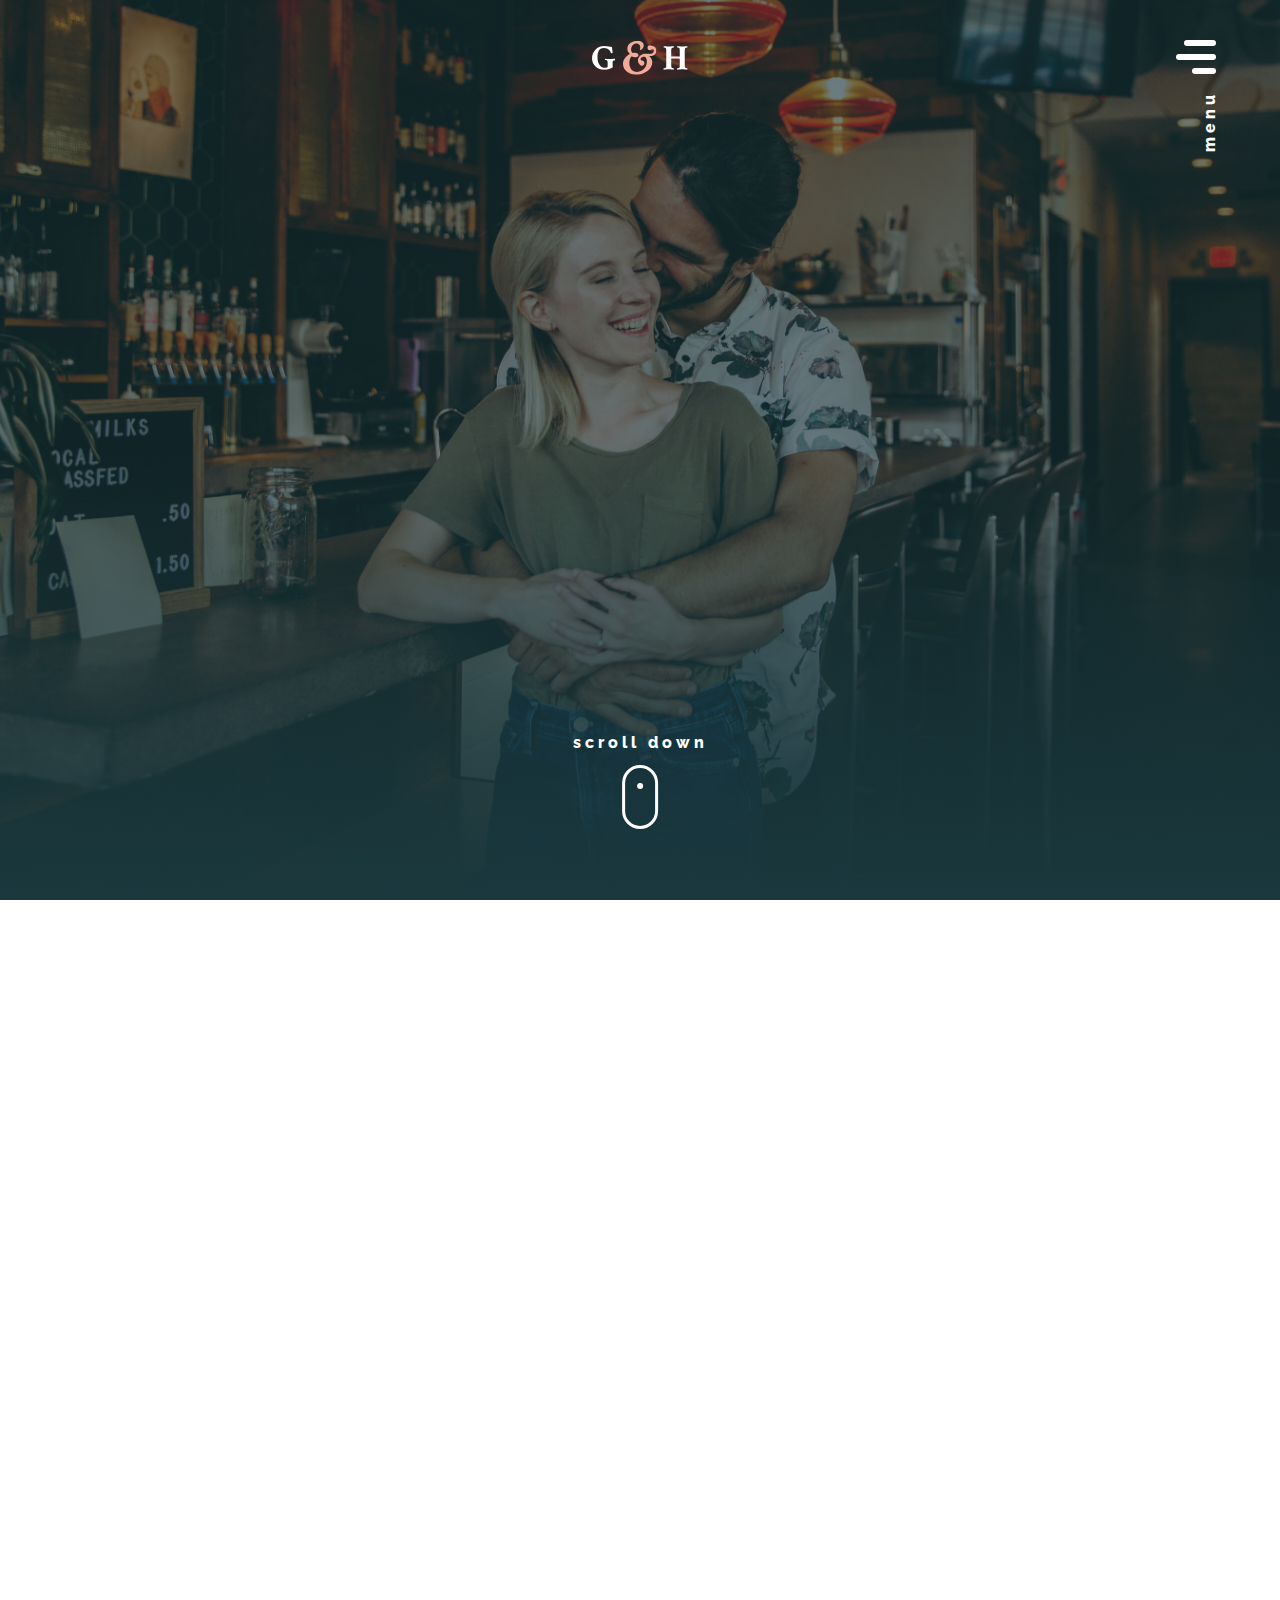
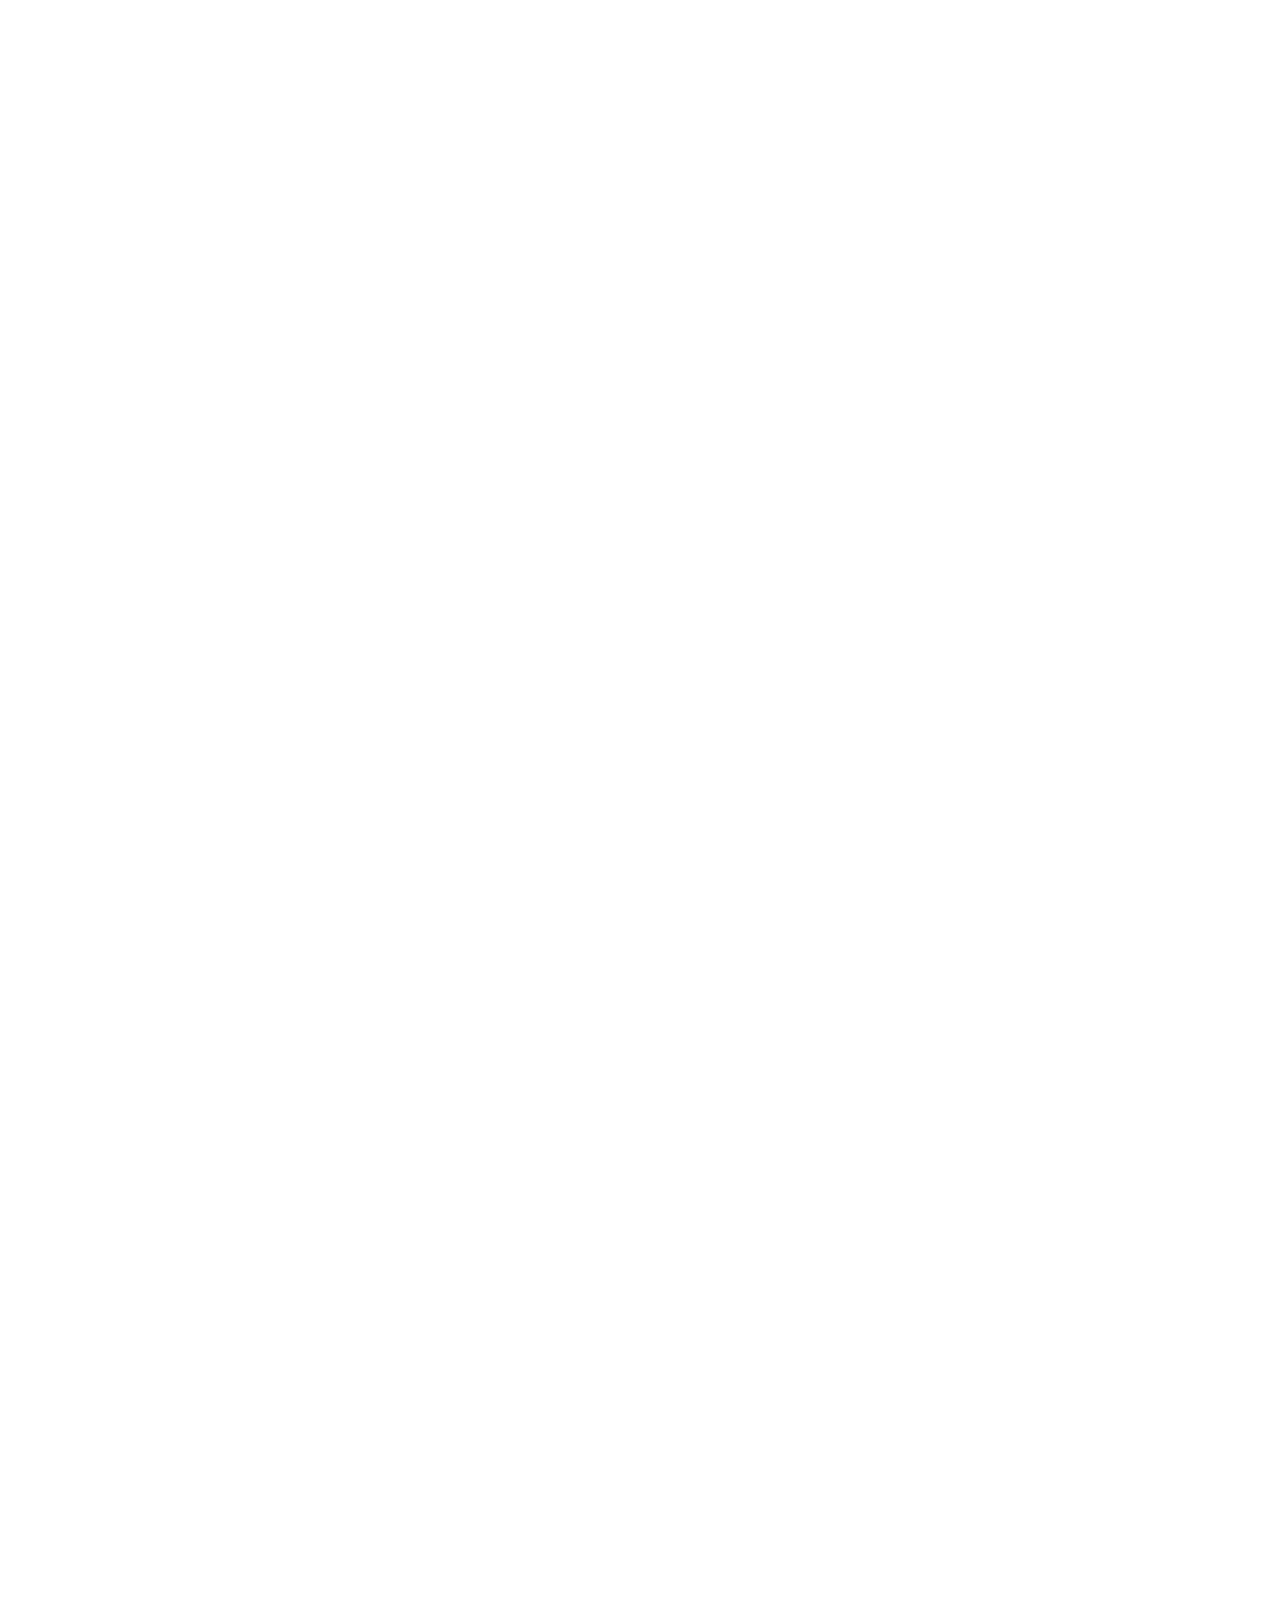
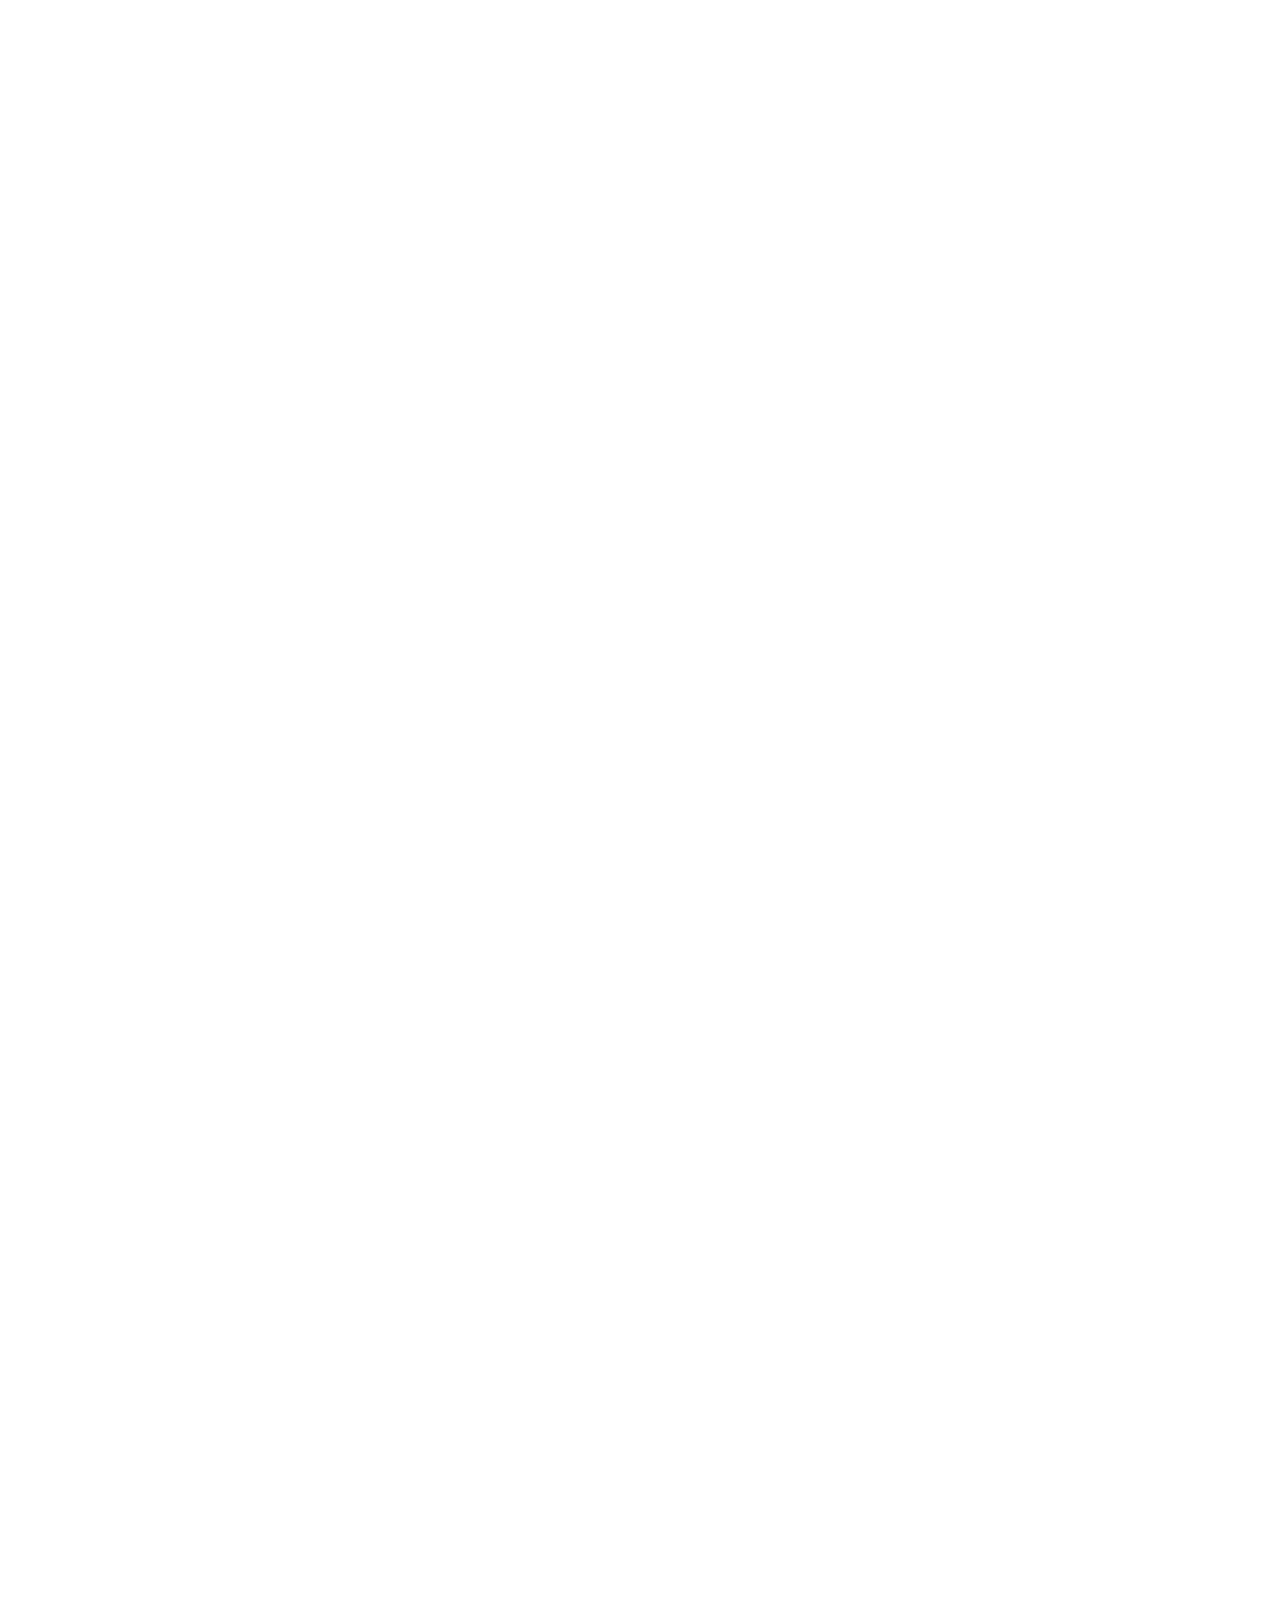
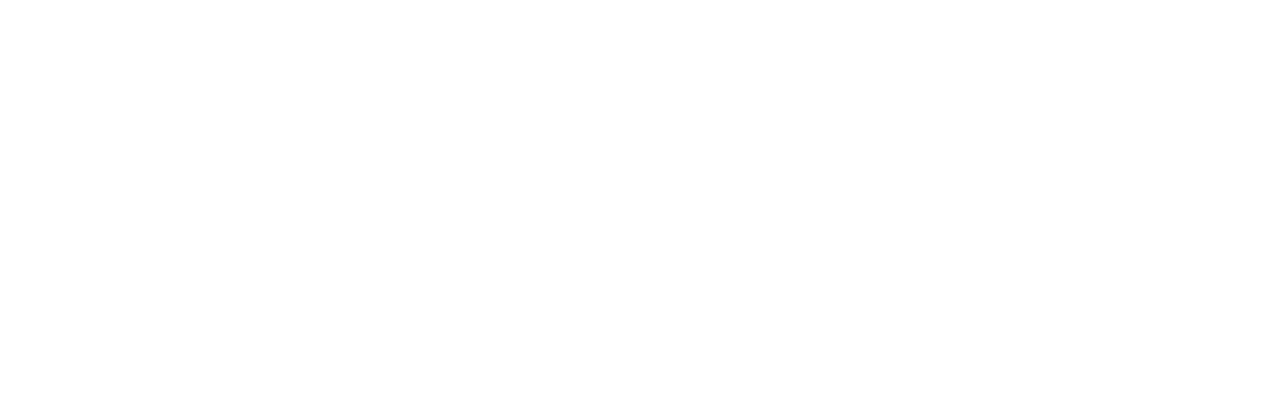
<file: index.html>
<!DOCTYPE html>
<html>
<head>
<title>Gabriel & Holyn</title>
<meta charset="UTF-8">
<meta name="viewport" content="width=device-width, initial-scale=1">
<link rel="stylesheet" href="css/style.css" type="text/css">
<link rel="stylesheet" href="css/bootstrap-grid.css" type="text/css">
<link rel="stylesheet" href="css/animation.css" type="text/css">
<link rel="stylesheet" href="css/responsive.css" type="text/css">
<link rel="icon" href="assets/favicon.png" type='image/x-icon'>
<link href="https://fonts.googleapis.com/css?family=Crimson+Text:700|Raleway:400,800&display=swap" rel="stylesheet">
</head>
<body>
<div>

  <!-- Menu Overlay -->

  <div id="myNav" class="overlay">
    <div class="nav-header padding-right padding-left">
      <a href="index.html"><img class="logo" src="assets/logo.svg"></a>
       <a href="javascript:void(0)" class="closebtn" onclick="closeNav()"><div class="hamburger-menu close-menu">
      <div class="hamburger">
          <div class="menu-close-line close-left"></div>
          <div class="menu-close-line close-right"></div>
        </div>
        <h3>close</h3>
      </div></a>
    </div>
    <div class="full-nav overlay-menu">
      <div class="nav h-center v-center-head nav-height">
        <ul class="space-between">
          <a href="gifts-and-more.html"><li class="nav-items main-nav">Gifts & More</li></a>
          <a href="photo-gallery.html"><li class="nav-items main-nav">Photo Gallery</li></a>
          <a href="venue-map.html"><li class="nav-items main-nav">Map of Venue</li></a>
          <li><h3 class="nav-item-sm main-nav"><a href="https://www.gofundme.com/gabe-and-holyn039s-honeymoon/donate?pc=wdmddonater" target="
            ">Go Fund Me</a></h3></li>
        </ul>
      </div>
    </div>
  </div>

  <!-- Header -->

  <div class="header padding-right padding-left">
    <a href="index.html"><img class="logo" src="assets/logo.svg"></a>
    <span onclick="openNav()"><div class="hamburger-menu open-menu">
      <div class="hamburger">
        <div class="menu-line menu-top"></div>
        <div class="menu-line menu-mid"></div>
        <div class="menu-line menu-bottom"></div>
      </div>
      <h3>menu</h3>
    </div></span>
  </div>

  <!-- RSVP Popup -->

  <div id="rsvp" class="">
    <div class="nav-header padding-right padding-left">
      <a href="index.html"><img class="logo" src="assets/logo.svg"></a>
       <a href="javascript:void(0)" class="closebtn" onclick="closeRsvp()"><div class="hamburger-menu close-menu">
      <div class="hamburger">
          <div class="menu-close-line close-left"></div>
          <div class="menu-close-line close-right"></div>
        </div>
        <h3>close</h3>
      </div></a>
    </div>
    <div class="container-fluid rsvp-overlay">
      <div class="v-center-head">
        <div class="row">
          <div class="col-lg-12 h-center">
              <script type="text/javascript" src="http://app.rsvpify.com/embed/500237144" scrolling="yes"></script><script type="text/javascript" src="http://app.rsvpify.com/js/iframeResizer.min.js"></script><script type="text/javascript">iFrameResize({autoResize: true,checkOrigin: false,heightCalculationMethod: 'max', enablePublicMethods: true}, "#RSVPifyIFrame");</script>
          </div>
        </div>
      </div>
    </div>
  </div>

  <!-- Content -->

  <div class="jumbotron-fluid hero-section home-hero">
    <div class="col-6 h-center v-center-head">
        <h1 class="white-text fade-in fade-in-first">Gabe & Holyn Are Tying The
Knot In <span id="minutes" class="seconds-countdown"></span> Minutes.</h1>
        <span onclick="openRsvp()"><button class="white-button margin-top fade-in-second fade-in" id="myBtn">RSVP</button></span>
    </div>
    <div class="scroll-down h-center"><a href="#how-met">
      <h3 class="white-text">scroll down</h3>
      <div class="mouse-outline"><div class="mouse-animate mouse-circle"></div></div></a>
    </div>
  </div>
  <div class="container-fluid">

  <!-- How Met -->

      <div class="row large-section blue-background padding-left padding-right" id="how-met">
        <div class="col-lg-5">
          <div class="v-center">
            <h2 class="white-text">how we met</h2>
            <h1 class="pink-text">Long Story Short—We Met In Middle School.</h1>
            <p class="white-text">It was truly love at first… no, sorry, after, definitely after first sight.  While we met in middle school, we didn’t become friends until after college.  We started leading worship nights together at our church, and started dating shortly after. </p>
          </div>
        </div>
        <div class="col-lg-1"></div>
        <div class="col-lg-6">
          <img class="img-right h-center" src="assets/flowers.jpg">
        </div>
      </div>

    <!-- When, Where -->

      <div class="row large-section green-background padding-left padding-right" id="when-where-wear">
        <div class="col-lg-3">
          <div class="v-center height-lg">
            <div class="row">
              <h2 class="dark-blue-text h-center">when, where & wear</h2>
              <h1 class="creme-text h-center">Black Tie Optional, Just Like Life.</h1>
            </div>
            <div class="row dark-blue-text">
              <div class="col-md-6 h-center">
                <img src="assets/tie.svg" class="icon">
                <h5>Dress is<br>semiformal</h5>
              </div>
              <div class="col-md-6 h-center">
                <img src="assets/shoe.svg" class="icon">
                <h5>Bring your<br>dancing shoes</h5>
              </div>
            </div>
          </div>
        </div>
        <div class="col-lg-6 padding-left padding-right">
          <div class="row v-center">
              <div class="col-lg-12">
                <img class="neidhammer" src="assets/neidhammer.jpg">
              </div>
          </div>
        </div>
        <div class="col-lg-3">
          <div class="v-center height-lg">
            <h3 class="dark-blue-text">date</h3>
            <h4 class="creme-text">September 6, 2019</h4>
            <h3 class="dark-blue-text">time</h3>
            <h4 class="creme-text">6:30 PM</h4>
            <h3 class="dark-blue-text">venue</h3>
            <h4 class="creme-text">Neidhammer</h4>
            <a href="venue-map.html"><button class="blue-button directions">Map of Venue</button></a>
          </div>
        </div>
      </div>

    <!-- GoFund Honeymoon -->

      <div class="large-section row" id="gofund">
        <div class="col-xl-4 padding-left padding-right">
          <div class="row v-center height-xl">
            <div class="col-lg-12">
              <h2 class="dark-blue-text">choose the road less traveled</h2>
              <h1 class="pink-text">Donate To Our Honeymoon.</h1>
            </div>
            <div class="col-lg-12 dark-blue-text">
              <div class="row v-center">
                <div class="col-xl-2">
                  <img src="assets/plane.svg" class="icon">
                </div>
                <div class="col-xl-10">
                  <h5 class="v-center">Desination: Nice, France</h5>
                </div>
              </div>
            </div>
            <div class="col-lg-12 dark-blue-text">
              <div class="row">
                <div class="col-xl-2">
                  <img src="assets/gift.svg" class="icon">
                </div>
                <div class="col-xl-10">
                  <h5 class="v-center">Donate as an alternative to<br>the registry</h5>
                </div>
              </div>
            </div>
            <div class="col-lg-12">
              <a href="https://www.gofundme.com/gabe-and-holyn039s-honeymoon/donate?pc=wdmddonater" target="
              "><button class="blue-button">GoFundMe</button></a>
            </div>
        </div>
      </div>
      <div class="col-xl-1"></div>
      <div class="col-xl-7">
        <img class="img-right" src="assets/nice-map.jpg">
      </div>
    </div>

  <!-- Registry -->

    <div class="row small-section gray-background" id="registry">
        <div class="col-md-6 h-center">
          <h2 class="dark-blue-text">where we’re registered</h2>
          <h1 class="green-text">We Appreciate Your Generosity.</h1>
          <p class="dark-blue-text">(But please, someone buy us the oven mitts)</p>
          <div class="registry-logos row">
            <div id="target-logo" class="col-lg-4">
              <div class="v-center">
                <a href="https://www.target.com/gift-registry/giftgiver?registryId=d9e3ba3964d44bc69160508b38cc2871&type=WEDDING" target="blank">
                  <img class="logo-item" src="assets/target-logo.svg">
                </a>
              </div>
            </div>
            <div id="crateAndBarrel-logo" class="col-lg-4">
              <div class="v-center">
                <a href="https://www.crateandbarrel.com/gift-registry/holyn-jacobson-and-gabe-lindman/r5987145" target="blank">
                  <img class="logo-item" src="assets/crate-and-barrel-logo.svg">
                </a>
              </div>
            </div>
            <div id="westElm-logo" class="col-lg-4">
              <div class="v-center">
                <a href="https://www.westelm.com/m/registry/s7gbg6x697/registry-list.html" target="blank">
                  <img class="logo-item" src="assets/west-elm-logo.svg">
                </a>
              </div>
            </div>
          </div>
        </div>
      </div>
    <div class="registry-img-section medium-section row">
      <div class="col-lg-12">
        <div class="h-center registry-img margin-left margin-right"></div>
        <div class="gray-background overlap"></div>
      </div>
    </div>

    <!-- Footer -->

    <div class="row small-section footer-resp dark-blue-text padding-left padding-right" id="footer">

      <div class="col-lg-4">
        <div class="v-center footer-item-height">
          <div class="space-between">
            <h1>We Hope To See You There.</h1>
            <span onclick="openRsvp()"><button class="blue-button">RSVP</button></span>
          </div>
        </div>
      </div>

      <div class="col-lg-4">
        <div class="nav h-center v-center footer-item-height">
          <ul class="footer-nav space-between">
            <a href="gifts-and-more.html"><li class="nav-items">Gifts & More</li></a>
            <a href="photo-gallery.html"><li class="nav-items">Photo Gallery</li></a>
            <a href="venue-map.html"><li class="nav-items">Map of Venue</li></a>
            <li><h3 class="nav-item-sm"><a href="https://www.gofundme.com/gabe-and-holyn039s-honeymoon/donate?pc=wdmddonater" target="blank">Go Fund Me</a></h3></li>
          </ul>
        </div>
      </div>

      <div class="col-lg-4">
        <div class="footer-item-height v-center right-justify">
          <div class="space-between">
            <div class="right-justify">
              <img class="wordmark" src="assets/wordmark.svg">
              <h3>Romans 12:9-13</h3>
            </div>
            <div class="right-justify">
              <h2 class="dark-blue-text footer-padding">#lindMANandWIFE</h2>
              <div class="social-icon footer-padding logo-footer-full">
                <div class="row social">
                  <div class="col-sm-6">
                    <a href="https://www.facebook.com/search/top/?q=%23lindmanandwife&epa=SEARCHBOX" target="blank"><svg class="facebook" height="35px" xmlns="http://www.w3.org/2000/svg" viewBox="0 0 50 50"><defs><style>.a{fill:#fff;}</style></defs><title>1024</title><circle cx="25" cy="25" r="25"/><path class="a" d="M32.44,26.88l.89-5.79H27.78V17.33c0-1.58.77-3.13,3.26-3.13h2.53V9.27a30.88,30.88,0,0,0-4.49-.39c-4.57,0-7.56,2.78-7.56,7.8v4.41H16.43v5.79h5.09v14a19.72,19.72,0,0,0,6.26,0v-14Z"/></svg></a>
                  </div>
                  <div class="col-sm-6">
                  <a href="https://www.instagram.com/explore/tags/lindmanandwife/" target="blank"><svg class="instagram" height="35px" xmlns="http://www.w3.org/2000/svg" viewBox="0 0 50 50"><path d="M35.91,16.74a4.56,4.56,0,0,0-2.65-2.65,7.75,7.75,0,0,0-2.6-.49c-1.48-.06-1.92-.08-5.66-.08s-4.18,0-5.66.08a7.75,7.75,0,0,0-2.6.49,4.56,4.56,0,0,0-2.65,2.65,7.75,7.75,0,0,0-.49,2.6c-.06,1.48-.08,1.92-.08,5.66s0,4.18.08,5.66a7.75,7.75,0,0,0,.49,2.6,4.56,4.56,0,0,0,2.65,2.65,7.75,7.75,0,0,0,2.6.49c1.48.06,1.92.08,5.66.08s4.18,0,5.66-.08a7.75,7.75,0,0,0,2.6-.49,4.56,4.56,0,0,0,2.65-2.65,7.75,7.75,0,0,0,.49-2.6c.06-1.48.08-1.92.08-5.66s0-4.18-.08-5.66A7.75,7.75,0,0,0,35.91,16.74ZM25,32.19A7.19,7.19,0,1,1,32.19,25,7.19,7.19,0,0,1,25,32.19Zm7.47-13a1.68,1.68,0,1,1,1.68-1.68A1.69,1.69,0,0,1,32.47,19.21Z"/><path d="M25,0A25,25,0,1,0,50,25,25,25,0,0,0,25,0ZM38.92,30.77a10.5,10.5,0,0,1-.65,3.4,7.21,7.21,0,0,1-4.1,4.1,10.5,10.5,0,0,1-3.4.65C29.28,39,28.8,39,25,39s-4.28,0-5.77-.08a10.5,10.5,0,0,1-3.4-.65,7.21,7.21,0,0,1-4.1-4.1,10.5,10.5,0,0,1-.65-3.4C11,29.28,11,28.8,11,25s0-4.28.08-5.77a10.5,10.5,0,0,1,.65-3.4,7.21,7.21,0,0,1,4.1-4.1,10.5,10.5,0,0,1,3.4-.65C20.72,11,21.2,11,25,11s4.28,0,5.77.08a10.5,10.5,0,0,1,3.4.65,7.21,7.21,0,0,1,4.1,4.1,10.5,10.5,0,0,1,.65,3.4C39,20.72,39,21.2,39,25S39,29.28,38.92,30.77Z"/><circle cx="25" cy="25" r="4.67"/></svg></a>
                  </div>
                </div>
              </div>
            </div>
            <div class="copyright">
              <span class="small-text">© All rights reserved. Gabriel Lindman. 2019.</span>
            </div>
          </div>
        </div>
     </div>

    </div>

  </div>
<script src="js/script.js"></script>
</body>
</html>
</file>
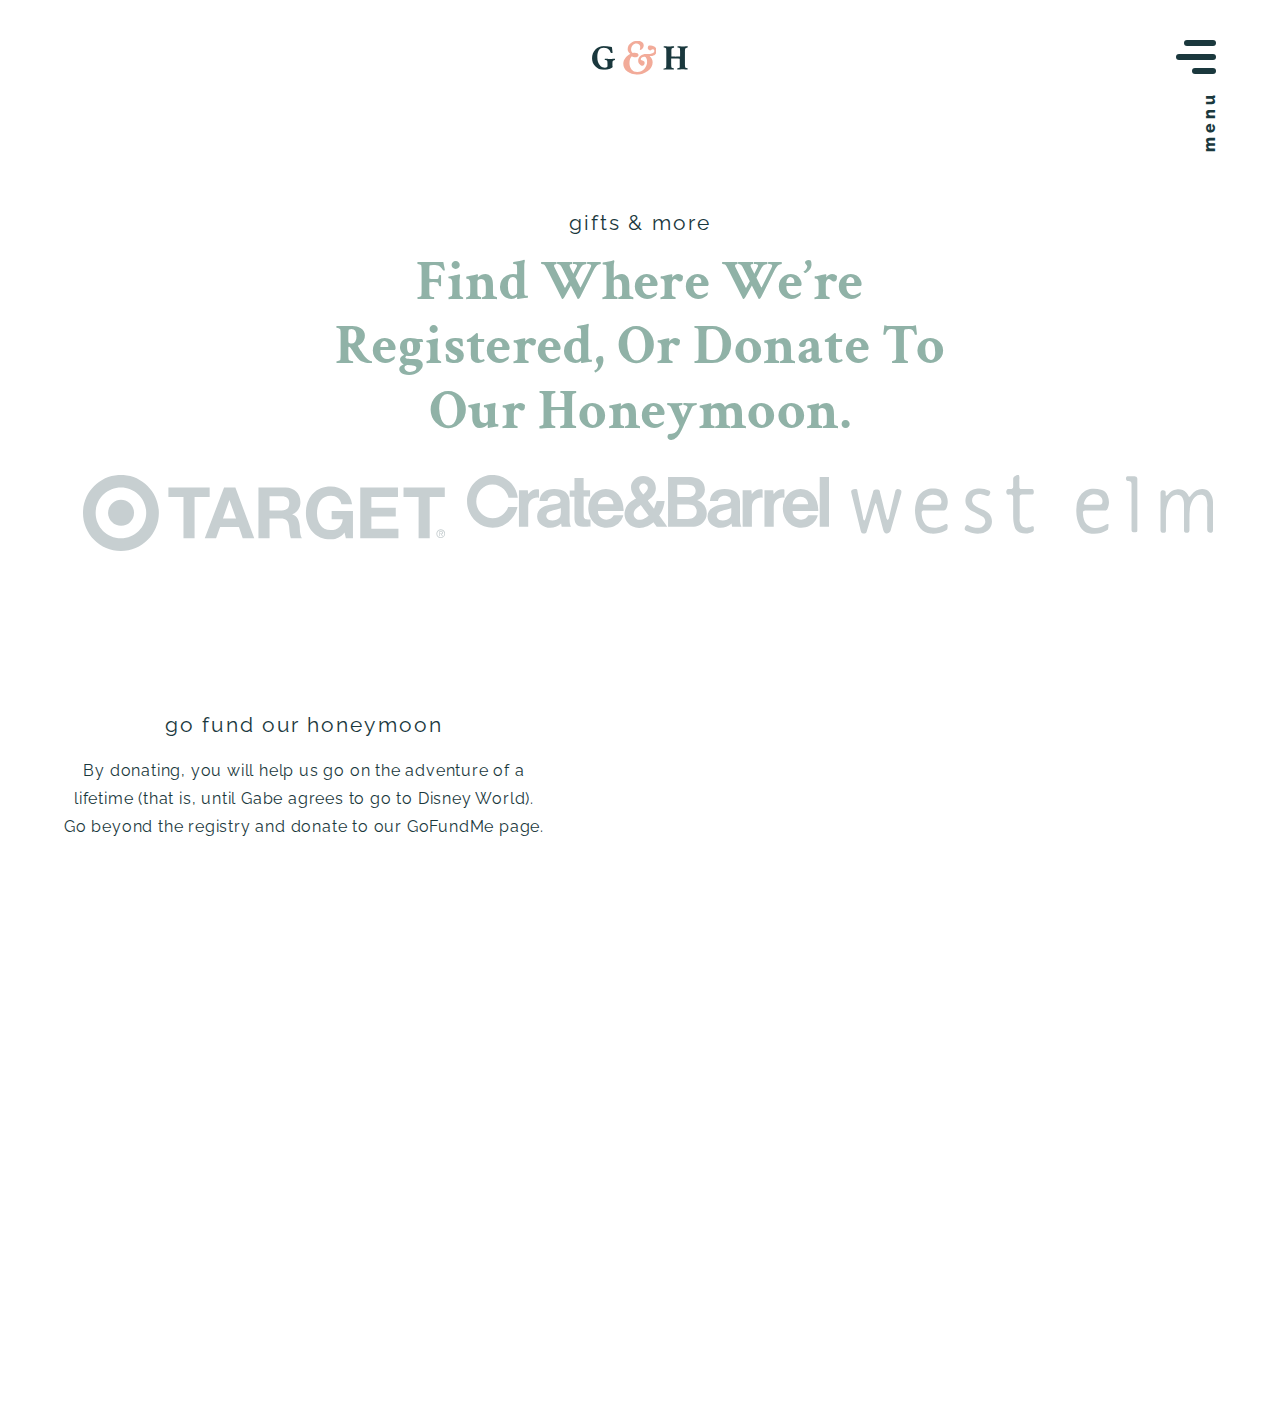
<file: gifts-and-more.html>
<!DOCTYPE html>
<html>
<head>
<title>Gabriel & Holyn | Gifts & More</title>
<meta name="viewport" content="width=device-width, initial-scale=1">
<link rel="stylesheet" href="css/style.css" type="text/css">
<link rel="stylesheet" href="css/bootstrap-grid.css" type="text/css">
<link rel="stylesheet" href="css/animation.css" type="text/css">
<link rel="stylesheet" href="css/responsive.css" type="text/css">
<link rel="icon" href="assets/favicon.png" type='image/x-icon'>
<link href="https://fonts.googleapis.com/css?family=Crimson+Text:700|Raleway:400,800&display=swap" rel="stylesheet">
</head>
<body>

  <!-- Menu Overlay -->

  <div id="myNav" class="overlay">
    <div class="nav-header padding-right padding-left">
      <a href="index.html"><img class="logo" src="assets/logo.svg"></a>
       <a href="javascript:void(0)" class="closebtn" onclick="closeNav()"><div class="hamburger-menu close-menu">
      <div class="hamburger">
          <div class="menu-close-line close-left"></div>
          <div class="menu-close-line close-right"></div>
        </div>
        <h3>close</h3>
      </div></a>
    </div>
    <div class="full-nav overlay-menu">
      <div class="nav h-center v-center-head nav-height">
        <ul class="space-between">
          <a href="gifts-and-more.html"><li class="nav-items main-nav">Gifts & More</li></a>
          <a href="photo-gallery.html"><li class="nav-items main-nav">Photo Gallery</li></a>
          <a href="venue-map.html"><li class="nav-items main-nav">Map of Venue</li></a>
          <li><h3 class="nav-item-sm main-nav"><a href="https://www.gofundme.com/gabe-and-holyn039s-honeymoon/donate?pc=wdmddonater" target="
            ">Go Fund Me</a></h3></li>
        </ul>
      </div>
    </div>
  </div>

  <!-- Header -->

  <div class="header padding-right padding-left">
    <a href="index.html"><img class="logo" src="assets/logo-dark.svg"></a>
    <span onclick="openNav()"><div class="hamburger-menu-dark open-menu">
      <div class="hamburger">
        <div class="menu-line-dark menu-top"></div>
        <div class="menu-line-dark menu-mid"></div>
        <div class="menu-line-dark menu-bottom"></div>
      </div>
      <h3>menu</h3>
    </div></span>
  </div>

  <!-- Content -->

  <div class="small-section v-center-head">
    <div class="col-6 h-center">
      <h2 class="dark-blue-text">gifts & more</h2>
      <h1 class="green-text">Find Where We’re Registered, Or Donate To Our Honeymoon.</h1>
    </div>
  </div>
  <div class="container-fluid">
    <div class="row padding-left padding-right registry-logos">
      <div class="col-lg-4 h-center v-center"><a href="https://www.target.com/gift-registry/giftgiver?registryId=d9e3ba3964d44bc69160508b38cc2871&type=WEDDING" target="blank"><img class="logo-item-large" id="target-logo" src="assets/target-logo.svg"></a></div>
      <div class="col-lg-4 h-center v-center"><a href="https://www.crateandbarrel.com/gift-registry/holyn-jacobson-and-gabe-lindman/r5987145" target="blank"><img class="logo-item-large" id="crateAndBarrel-logo" src="assets/crate-and-barrel-logo.svg"></a></div>
      <div class="col-lg-4 h-center v-center"><a href="https://www.westelm.com/m/registry/s7gbg6x697/registry-list.html" target="blank"><img class="logo-item-large" id="westElm-logo" src="assets/west-elm-logo.svg"></a></div>
    </div>
    <div class="row padding-left padding-right margin-top">
      <div class="col-lg-5">
        <div>
          <h2 class="dark-blue-text h-center sub-header">go fund our honeymoon</h2>
          <p class="dark-blue-text h-center">By donating, you will help us go on the adventure of a lifetime (that is, until Gabe agrees to go to Disney World).  Go beyond the registry and donate to our GoFundMe page.</p>
        </div>
      </div>
      <div class="col-lg-7">
        <div class="v-center">
        <embed height="250px" width="100%" src="https://www.gofundme.com/mvc.php?route=widgets/mediawidget&fund=gabe-and-holyn039s-honeymoon&=1&coinfo=1&preview=1" type="text/html"></embed>
      </div>
      </div>
    </div>
  </div>




  <!-- Footer -->

  <div class="row small-section footer-resp dark-blue-text padding-left padding-right" id="footer">

    <div class="col-lg-4">
      <div class="v-center footer-item-height">
        <div class="space-between">
          <h1>We Hope To See You There.</h1>
          <a href="https://gabe-and-holyn.app.rsvpify.com/" target="_blank"><button class="blue-button">RSVP</button></a>
        </div>
      </div>
    </div>

    <div class="col-lg-4">
      <div class="nav h-center v-center footer-item-height">
        <ul class="footer-nav space-between">
          <a href="gifts-and-more.html"><li class="nav-items">Gifts & More</li></a>
          <a href="photo-gallery.html"><li class="nav-items">Photo Gallery</li></a>
          <a href="venue-map.html"><li class="nav-items">Map of Venue</li></a>
          <li><h3 class="nav-item-sm"><a href="https://www.gofundme.com/gabe-and-holyn039s-honeymoon/donate?pc=wdmddonater" target="blank">Go Fund Me</a></h3></li>
        </ul>
      </div>
    </div>

    <div class="col-lg-4">
      <div class="footer-item-height v-center right-justify">
        <div class="space-between">
          <div class="right-justify">
            <img class="wordmark" src="assets/wordmark.svg">
            <h3>Romans 12:9-13</h3>
          </div>
          <div class="right-justify">
            <h2 class="dark-blue-text footer-padding">#lindMANandWIFE</h2>
            <div class="social-icon footer-padding logo-footer-full">
              <div class="row social">
                <div class="col-sm-6">
                  <a href="https://www.facebook.com/search/top/?q=%23lindmanandwife&epa=SEARCHBOX" target="blank"><svg class="facebook" height="35px" xmlns="http://www.w3.org/2000/svg" viewBox="0 0 50 50"><defs><style>.a{fill:#fff;}</style></defs><title>1024</title><circle cx="25" cy="25" r="25"/><path class="a" d="M32.44,26.88l.89-5.79H27.78V17.33c0-1.58.77-3.13,3.26-3.13h2.53V9.27a30.88,30.88,0,0,0-4.49-.39c-4.57,0-7.56,2.78-7.56,7.8v4.41H16.43v5.79h5.09v14a19.72,19.72,0,0,0,6.26,0v-14Z"/></svg></a>
                </div>
                <div class="col-sm-6">
                <a href="https://www.instagram.com/explore/tags/lindmanandwife/" target="blank"><svg class="instagram" height="35px" xmlns="http://www.w3.org/2000/svg" viewBox="0 0 50 50"><path d="M35.91,16.74a4.56,4.56,0,0,0-2.65-2.65,7.75,7.75,0,0,0-2.6-.49c-1.48-.06-1.92-.08-5.66-.08s-4.18,0-5.66.08a7.75,7.75,0,0,0-2.6.49,4.56,4.56,0,0,0-2.65,2.65,7.75,7.75,0,0,0-.49,2.6c-.06,1.48-.08,1.92-.08,5.66s0,4.18.08,5.66a7.75,7.75,0,0,0,.49,2.6,4.56,4.56,0,0,0,2.65,2.65,7.75,7.75,0,0,0,2.6.49c1.48.06,1.92.08,5.66.08s4.18,0,5.66-.08a7.75,7.75,0,0,0,2.6-.49,4.56,4.56,0,0,0,2.65-2.65,7.75,7.75,0,0,0,.49-2.6c.06-1.48.08-1.92.08-5.66s0-4.18-.08-5.66A7.75,7.75,0,0,0,35.91,16.74ZM25,32.19A7.19,7.19,0,1,1,32.19,25,7.19,7.19,0,0,1,25,32.19Zm7.47-13a1.68,1.68,0,1,1,1.68-1.68A1.69,1.69,0,0,1,32.47,19.21Z"/><path d="M25,0A25,25,0,1,0,50,25,25,25,0,0,0,25,0ZM38.92,30.77a10.5,10.5,0,0,1-.65,3.4,7.21,7.21,0,0,1-4.1,4.1,10.5,10.5,0,0,1-3.4.65C29.28,39,28.8,39,25,39s-4.28,0-5.77-.08a10.5,10.5,0,0,1-3.4-.65,7.21,7.21,0,0,1-4.1-4.1,10.5,10.5,0,0,1-.65-3.4C11,29.28,11,28.8,11,25s0-4.28.08-5.77a10.5,10.5,0,0,1,.65-3.4,7.21,7.21,0,0,1,4.1-4.1,10.5,10.5,0,0,1,3.4-.65C20.72,11,21.2,11,25,11s4.28,0,5.77.08a10.5,10.5,0,0,1,3.4.65,7.21,7.21,0,0,1,4.1,4.1,10.5,10.5,0,0,1,.65,3.4C39,20.72,39,21.2,39,25S39,29.28,38.92,30.77Z"/><circle cx="25" cy="25" r="4.67"/></svg></a>
                </div>
              </div>
            </div>
          </div>
          <div class="copyright">
            <span class="small-text">© All rights reserved. Gabriel Lindman. 2019.</span>
          </div>
        </div>
      </div>
   </div>

  </div>
<script src="js/script.js"></script>
</body>
</html>
</file>
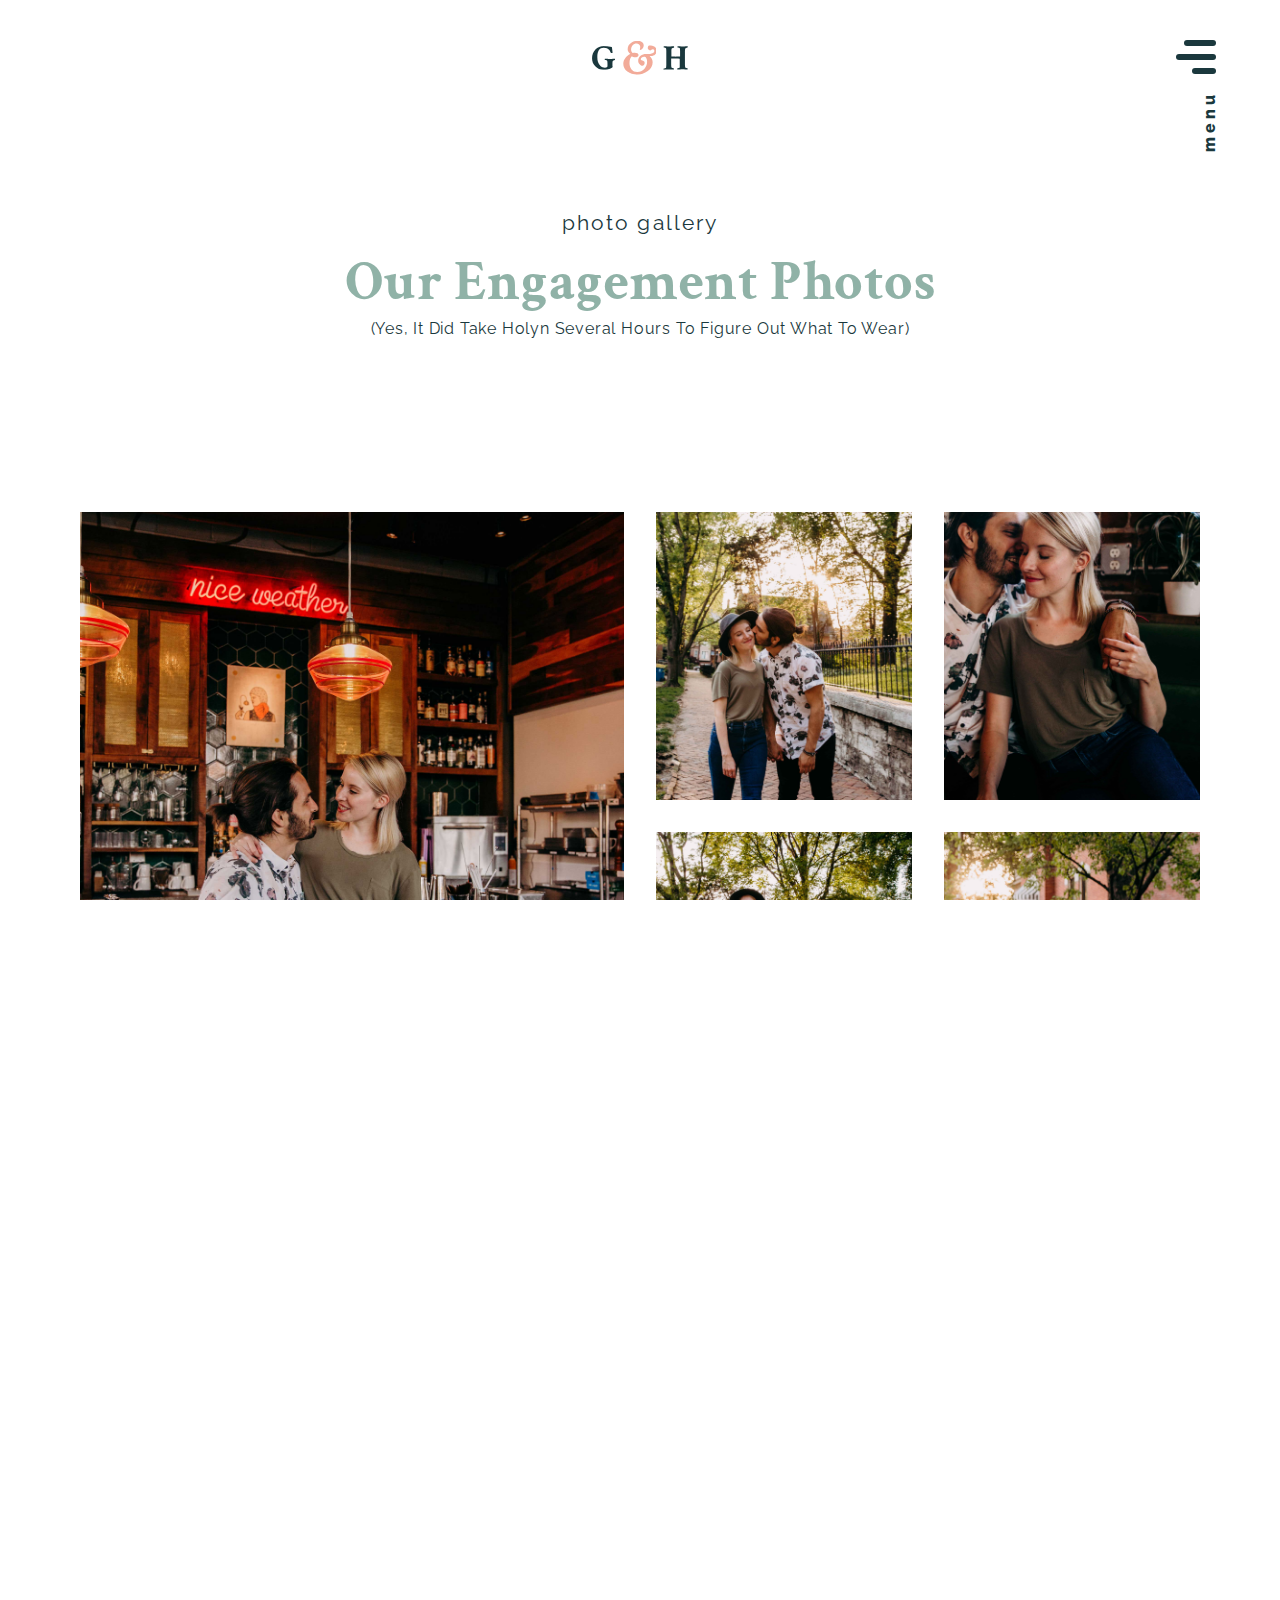
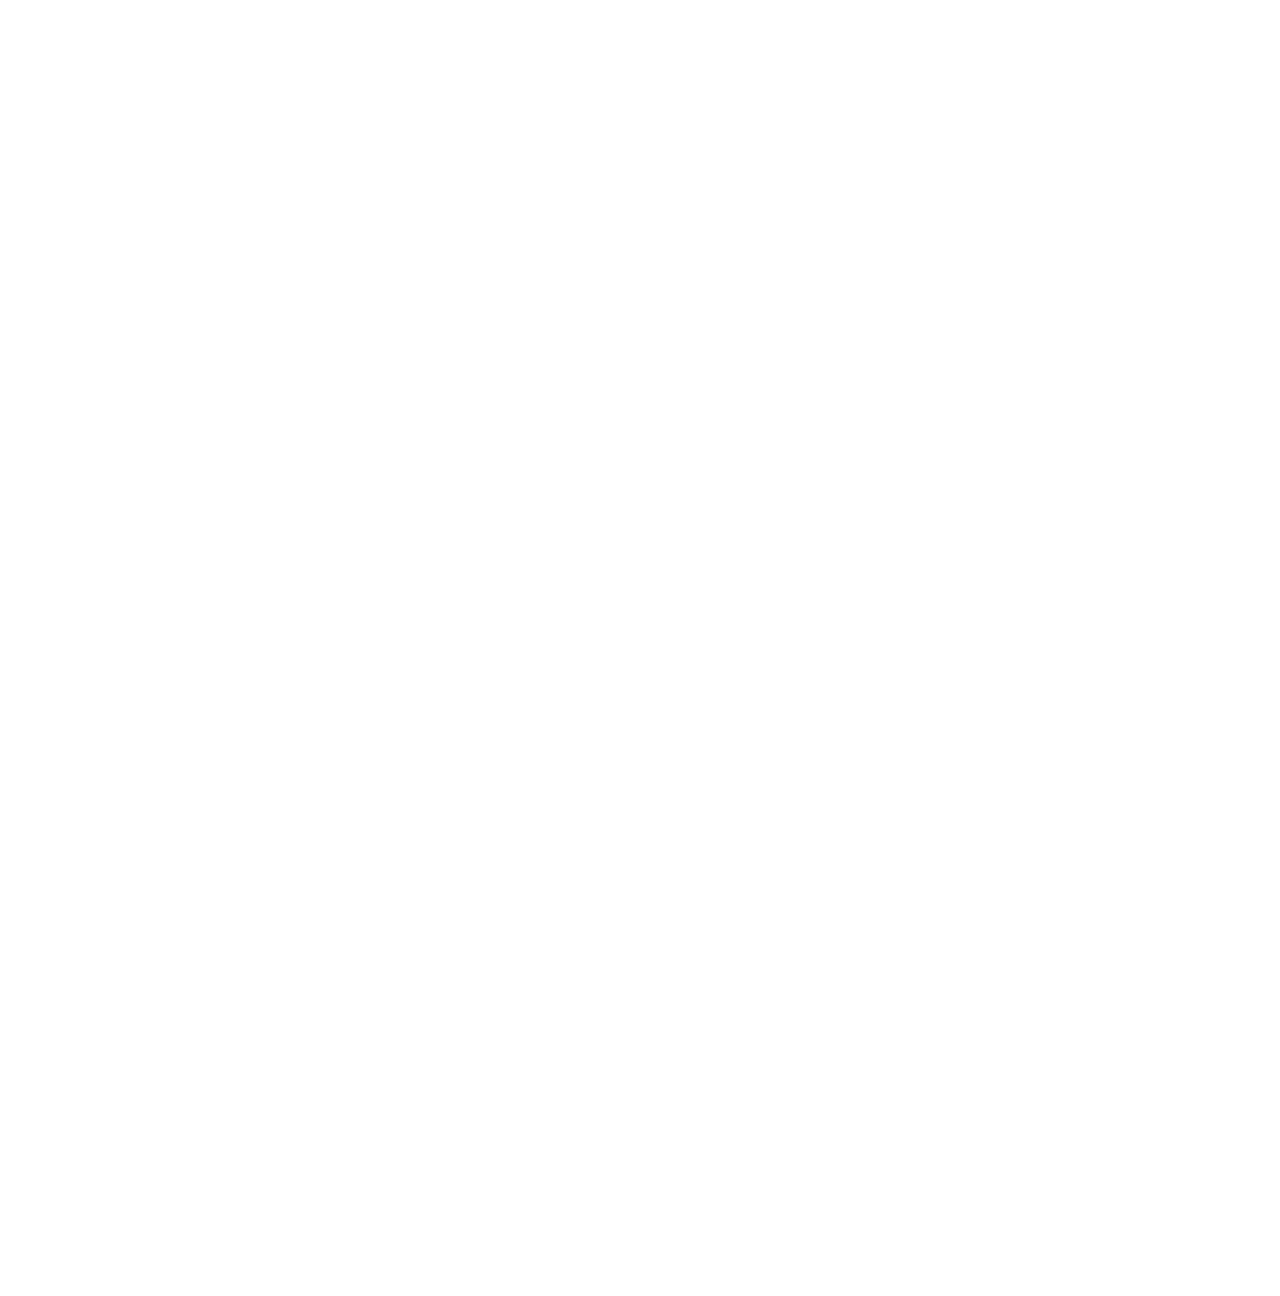
<file: photo-gallery.html>
<!DOCTYPE html>
<html>
<head>
  <title>Gabriel & Holyn | Photo Gallery</title>
  <meta name="viewport" content="width=device-width, initial-scale=1">
  <link rel="stylesheet" href="css/style.css" type="text/css">
  <link rel="stylesheet" href="css/bootstrap-grid.css" type="text/css">
  <link rel="stylesheet" href="css/animation.css" type="text/css">
  <link rel="stylesheet" href="css/responsive.css" type="text/css">
  <link rel="icon" href="assets/favicon.png" type='image/x-icon'>
  <link href="https://fonts.googleapis.com/css?family=Crimson+Text:700|Raleway:400,800&display=swap" rel="stylesheet">
  </head>
  <body>

    <!-- Menu Overlay -->

    <div id="myNav" class="overlay">
      <div class="nav-header padding-right padding-left">
        <a href="index.html"><img class="logo" src="assets/logo.svg"></a>
         <a href="javascript:void(0)" class="closebtn" onclick="closeNav()"><div class="hamburger-menu close-menu">
        <div class="hamburger">
            <div class="menu-close-line close-left"></div>
            <div class="menu-close-line close-right"></div>
          </div>
          <h3>close</h3>
        </div></a>
      </div>
      <div class="full-nav overlay-menu">
        <div class="nav h-center v-center-head nav-height">
          <ul class="space-between">
            <a href="gifts-and-more.html"><li class="nav-items main-nav">Gifts & More</li></a>
            <a href="photo-gallery.html"><li class="nav-items main-nav">Photo Gallery</li></a>
            <a href="venue-map.html"><li class="nav-items main-nav">Map of Venue</li></a>
            <li><h3 class="nav-item-sm main-nav"><a href="https://www.gofundme.com/gabe-and-holyn039s-honeymoon/donate?pc=wdmddonater" target="
              ">Go Fund Me</a></h3></li>
          </ul>
        </div>
      </div>
    </div>

    <!-- Header -->

    <div class="header padding-right padding-left">
      <a href="index.html"><img class="logo" src="assets/logo-dark.svg"></a>
      <span onclick="openNav()"><div class="hamburger-menu-dark open-menu">
        <div class="hamburger">
          <div class="menu-line-dark menu-top"></div>
          <div class="menu-line-dark menu-mid"></div>
          <div class="menu-line-dark menu-bottom"></div>
        </div>
        <h3>menu</h3>
      </div></span>
    </div>

    <!-- Content -->

    <div class="small-section v-center-head">
      <div class="col-6 h-center">
        <h2 class="dark-blue-text">photo gallery</h2>
        <h1 class="green-text">Our Engagement Photos</h1>
        <p class="dark-blue-text">(Yes, It Did Take Holyn Several Hours To Figure Out What To Wear)</p>
      </div>
    </div>

    <!-- Gallery -->

    <div class="padding-left padding-right">
      <div class="row gallery-height">
        <div class="col-lg-6 padding">
          <div class="image-1"></div>
        </div>
        <div class="col-lg-6">
          <div class="row gallery-height-small">
            <div class="col-lg-6 padding">
              <div class="image-2"></div>
            </div>
            <div class="col-lg-6 padding">
              <div class="image-3"></div>
            </div>
          </div>
          <div class="row gallery-height-small">
            <div class="col-lg-6 padding">
              <div class="image-4"></div>
            </div>
            <div class="col-lg-6 padding">
              <div class="image-5"></div>
            </div>
          </div>
        </div>
      </div>
      <div class="row gallery-height">
        <div class="col-lg-6">
          <div class="row gallery-height-small">
            <div class="col-lg-6 padding">
              <div class="image-6"></div>
            </div>
            <div class="col-lg-6 padding">
              <div class="image-7"></div>
            </div>
          </div>
          <div class="row gallery-height-small">
            <div class="col-lg-6 padding">
              <div class="image-8"></div>
            </div>
            <div class="col-lg-6 padding">
              <div class="image-9"></div>
            </div>
          </div>
        </div>
        <div class="col-lg-6 padding">
          <div class="image-10"></div>
        </div>
      </div>
      <div class="row gallery-height">
        <div class="col-lg-6 padding">
          <div class="image-11"></div>
        </div>
        <div class="col-lg-6">
          <div class="row gallery-height-small">
            <div class="col-lg-6 padding">
              <div class="image-12"></div>
            </div>
            <div class="col-lg-6 padding">
              <div class="image-13"></div>
            </div>
          </div>
          <div class="row gallery-height-small">
            <div class="col-lg-6 padding">
              <div class="image-14"></div>
            </div>
            <div class="col-lg-6 padding">
              <div class="image-15"></div>
            </div>
          </div>
        </div>
      </div>


    </div>

    <!-- Footer -->

    <div class="row small-section footer-resp dark-blue-text padding-left padding-right" id="footer">

      <div class="col-lg-4">
        <div class="v-center footer-item-height">
          <div class="space-between">
            <h1>We Hope To See You There.</h1>
            <a href="https://gabe-and-holyn.app.rsvpify.com/" target="_blank"><button class="blue-button">RSVP</button></a>
          </div>
        </div>
      </div>

      <div class="col-lg-4">
        <div class="nav h-center v-center footer-item-height">
          <ul class="footer-nav space-between">
            <a href="gifts-and-more.html"><li class="nav-items">Gifts & More</li></a>
            <a href="photo-gallery.html"><li class="nav-items">Photo Gallery</li></a>
            <a href="venue-map.html"><li class="nav-items">Map of Venue</li></a>
            <li><h3 class="nav-item-sm"><a href="https://www.gofundme.com/gabe-and-holyn039s-honeymoon/donate?pc=wdmddonater" target="blank">Go Fund Me</a></h3></li>
          </ul>
        </div>
      </div>

      <div class="col-lg-4">
        <div class="footer-item-height v-center right-justify">
          <div class="space-between">
            <div class="right-justify">
              <img class="wordmark" src="assets/wordmark.svg">
              <h3>Romans 12:9-13</h3>
            </div>
            <div class="right-justify">
              <h2 class="dark-blue-text footer-padding">#lindMANandWIFE</h2>
              <div class="social-icon footer-padding logo-footer-full">
                <div class="row social">
                  <div class="col-sm-6">
                    <a href="https://www.facebook.com/search/top/?q=%23lindmanandwife&epa=SEARCHBOX" target="blank"><svg class="facebook" height="35px" xmlns="http://www.w3.org/2000/svg" viewBox="0 0 50 50"><defs><style>.a{fill:#fff;}</style></defs><title>1024</title><circle cx="25" cy="25" r="25"/><path class="a" d="M32.44,26.88l.89-5.79H27.78V17.33c0-1.58.77-3.13,3.26-3.13h2.53V9.27a30.88,30.88,0,0,0-4.49-.39c-4.57,0-7.56,2.78-7.56,7.8v4.41H16.43v5.79h5.09v14a19.72,19.72,0,0,0,6.26,0v-14Z"/></svg></a>
                  </div>
                  <div class="col-sm-6">
                  <a href="https://www.instagram.com/explore/tags/lindmanandwife/" target="blank"><svg class="instagram" height="35px" xmlns="http://www.w3.org/2000/svg" viewBox="0 0 50 50"><path d="M35.91,16.74a4.56,4.56,0,0,0-2.65-2.65,7.75,7.75,0,0,0-2.6-.49c-1.48-.06-1.92-.08-5.66-.08s-4.18,0-5.66.08a7.75,7.75,0,0,0-2.6.49,4.56,4.56,0,0,0-2.65,2.65,7.75,7.75,0,0,0-.49,2.6c-.06,1.48-.08,1.92-.08,5.66s0,4.18.08,5.66a7.75,7.75,0,0,0,.49,2.6,4.56,4.56,0,0,0,2.65,2.65,7.75,7.75,0,0,0,2.6.49c1.48.06,1.92.08,5.66.08s4.18,0,5.66-.08a7.75,7.75,0,0,0,2.6-.49,4.56,4.56,0,0,0,2.65-2.65,7.75,7.75,0,0,0,.49-2.6c.06-1.48.08-1.92.08-5.66s0-4.18-.08-5.66A7.75,7.75,0,0,0,35.91,16.74ZM25,32.19A7.19,7.19,0,1,1,32.19,25,7.19,7.19,0,0,1,25,32.19Zm7.47-13a1.68,1.68,0,1,1,1.68-1.68A1.69,1.69,0,0,1,32.47,19.21Z"/><path d="M25,0A25,25,0,1,0,50,25,25,25,0,0,0,25,0ZM38.92,30.77a10.5,10.5,0,0,1-.65,3.4,7.21,7.21,0,0,1-4.1,4.1,10.5,10.5,0,0,1-3.4.65C29.28,39,28.8,39,25,39s-4.28,0-5.77-.08a10.5,10.5,0,0,1-3.4-.65,7.21,7.21,0,0,1-4.1-4.1,10.5,10.5,0,0,1-.65-3.4C11,29.28,11,28.8,11,25s0-4.28.08-5.77a10.5,10.5,0,0,1,.65-3.4,7.21,7.21,0,0,1,4.1-4.1,10.5,10.5,0,0,1,3.4-.65C20.72,11,21.2,11,25,11s4.28,0,5.77.08a10.5,10.5,0,0,1,3.4.65,7.21,7.21,0,0,1,4.1,4.1,10.5,10.5,0,0,1,.65,3.4C39,20.72,39,21.2,39,25S39,29.28,38.92,30.77Z"/><circle cx="25" cy="25" r="4.67"/></svg></a>
                  </div>
                </div>
              </div>
            </div>
            <div class="copyright">
              <span class="small-text">© All rights reserved. Gabriel Lindman. 2019.</span>
            </div>
          </div>
        </div>
     </div>

    </div>
  <script src="js/script.js"></script>
  </body>
</html>
</file>
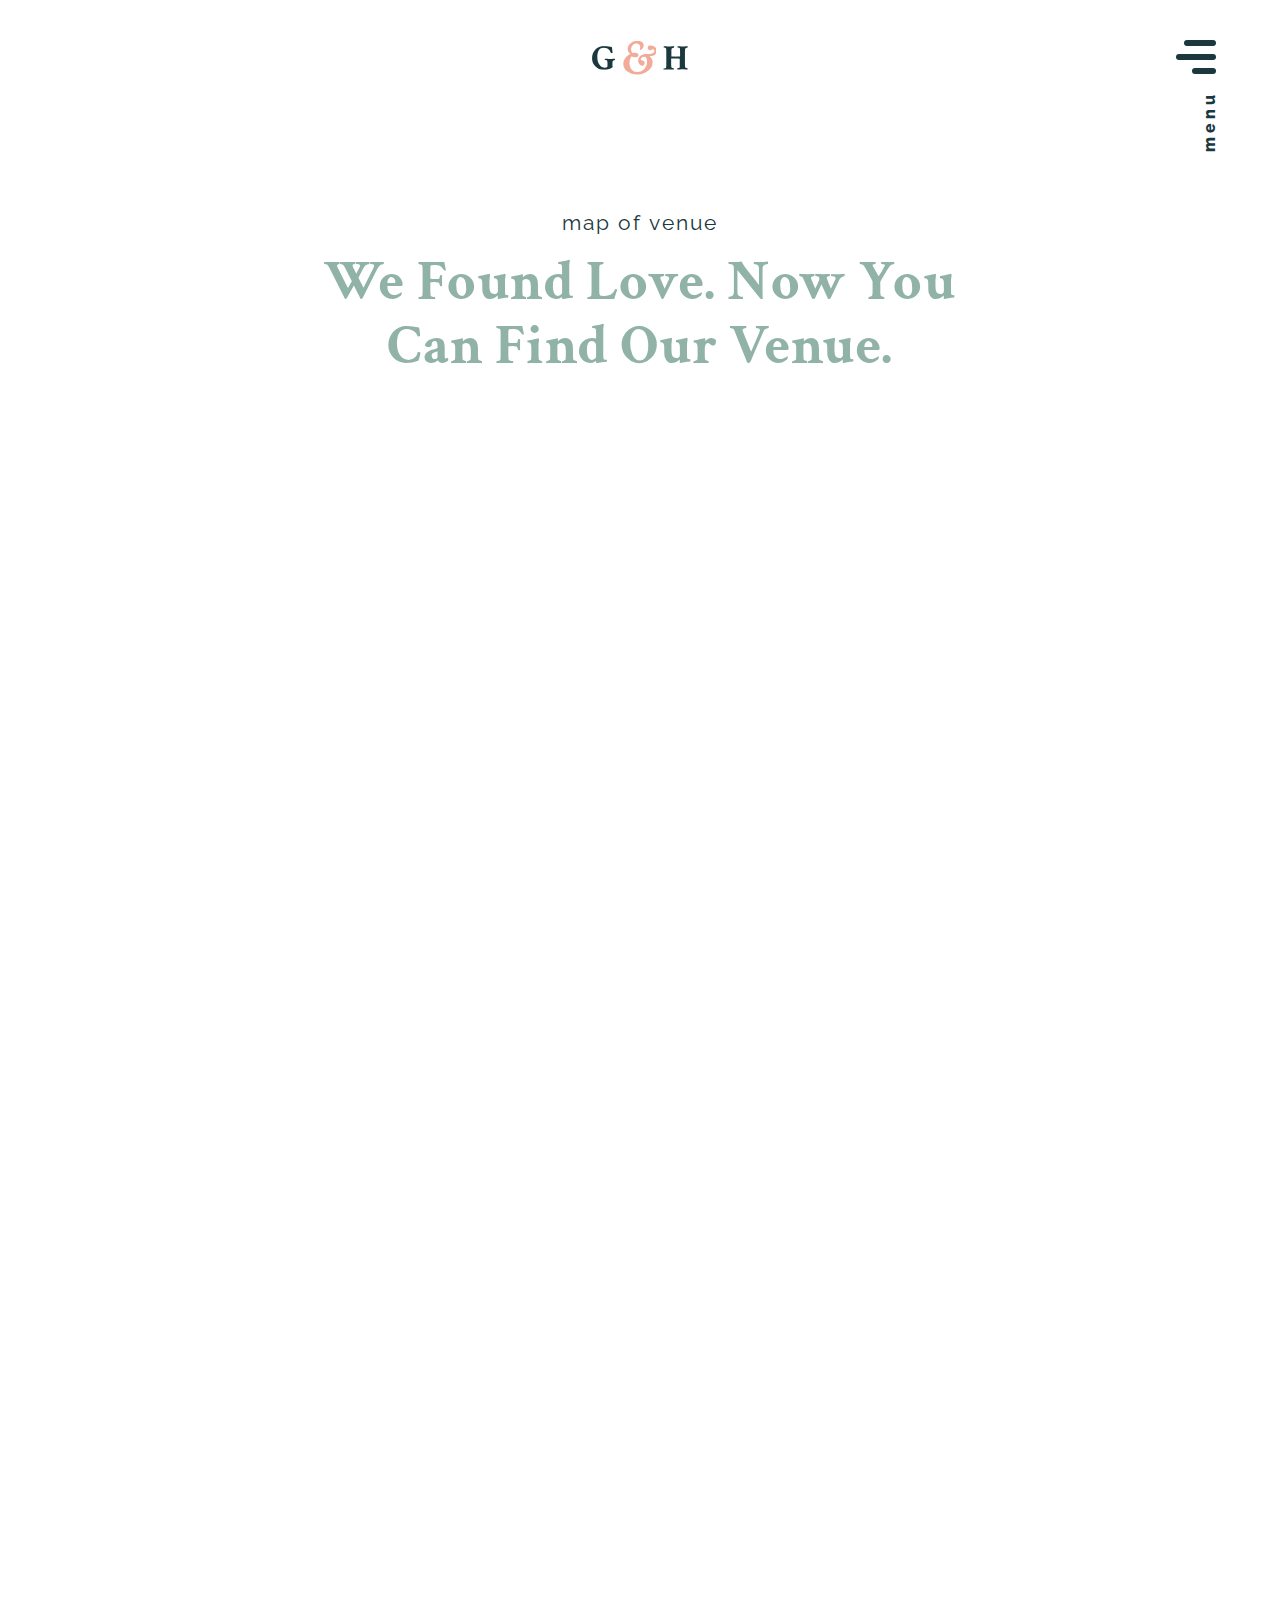
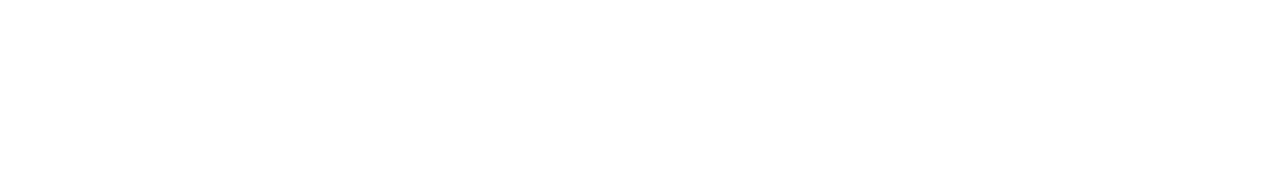
<file: venue-map.html>
<!DOCTYPE html>
<html>
<head>
<title>Gabriel & Holyn | Map of Venue</title>
<meta name="viewport" content="width=device-width, initial-scale=1">
<link rel="stylesheet" href="css/style.css" type="text/css">
<link rel="stylesheet" href="css/bootstrap-grid.css" type="text/css">
<link rel="stylesheet" href="css/animation.css" type="text/css">
<link rel="stylesheet" href="css/responsive.css" type="text/css">
<link rel="icon" href="assets/favicon.png" type='image/x-icon'>
<link href="https://fonts.googleapis.com/css?family=Crimson+Text:700|Raleway:400,800&display=swap" rel="stylesheet">
</head>
<body>

  <!-- Menu Overlay -->

  <div id="myNav" class="overlay">
    <div class="nav-header padding-right padding-left">
      <a href="index.html"><img class="logo" src="assets/logo.svg"></a>
       <a href="javascript:void(0)" class="closebtn" onclick="closeNav()"><div class="hamburger-menu close-menu">
      <div class="hamburger">
          <div class="menu-close-line close-left"></div>
          <div class="menu-close-line close-right"></div>
        </div>
        <h3>close</h3>
      </div></a>
    </div>
    <div class="full-nav overlay-menu">
      <div class="nav h-center v-center-head nav-height">
        <ul class="space-between">
          <a href="gifts-and-more.html"><li class="nav-items main-nav">Gifts & More</li></a>
          <a href="photo-gallery.html"><li class="nav-items main-nav">Photo Gallery</li></a>
          <a href="venue-map.html"><li class="nav-items main-nav">Map of Venue</li></a>
          <li><h3 class="nav-item-sm main-nav"><a href="https://www.gofundme.com/gabe-and-holyn039s-honeymoon/donate?pc=wdmddonater" target="
            ">Go Fund Me</a></h3></li>
        </ul>
      </div>
    </div>
  </div>

  <!-- Header -->

  <div class="header padding-right padding-left">
    <a href="index.html"><img class="logo" src="assets/logo-dark.svg"></a>
    <span onclick="openNav()"><div class="hamburger-menu-dark open-menu">
      <div class="hamburger">
        <div class="menu-line-dark menu-top"></div>
        <div class="menu-line-dark menu-mid"></div>
        <div class="menu-line-dark menu-bottom"></div>
      </div>
      <h3>menu</h3>
    </div></span>
  </div>

  <!-- Map -->

  <div class="small-section v-center-head">
    <div class="col-6 h-center">
      <h2 class="dark-blue-text">map of venue</h2>
      <h1 class="green-text">We Found Love. Now You Can Find Our Venue.</h1>
    </div>
  </div>
  <div class="h-center padding-left padding-right">
    <div class="col-lg-12 h-center">
      <iframe src="https://www.google.com/maps/embed?pb=!1m18!1m12!1m3!1d3066.7444301353817!2d-86.12749338462372!3d39.76784617944579!2m3!1f0!2f0!3f0!3m2!1i1024!2i768!4f13.1!3m3!1m2!1s0x886b506609742c2f%3A0x81ee299e0d466329!2sNeidhammer+Coffee+Co.!5e0!3m2!1sen!2sus!4v1560721811190!5m2!1sen!2sus" width="100%" height="800" frameborder="0" style="border:0" allowfullscreen></iframe>
    </div>


  </div>

  <!-- Footer -->

  <div class="row small-section footer-resp dark-blue-text padding-left padding-right" id="footer">

    <div class="col-lg-4">
      <div class="v-center footer-item-height">
        <div class="space-between">
          <h1>We Hope To See You There.</h1>
          <a href="https://gabe-and-holyn.app.rsvpify.com/" target="_blank"><button class="blue-button">RSVP</button></a>
        </div>
      </div>
    </div>

    <div class="col-lg-4">
      <div class="nav h-center v-center footer-item-height">
        <ul class="footer-nav space-between">
          <a href="gifts-and-more.html"><li class="nav-items">Gifts & More</li></a>
          <a href="photo-gallery.html"><li class="nav-items">Photo Gallery</li></a>
          <a href="venue-map.html"><li class="nav-items">Map of Venue</li></a>
          <li><h3 class="nav-item-sm"><a href="https://www.gofundme.com/gabe-and-holyn039s-honeymoon/donate?pc=wdmddonater" target="blank">Go Fund Me</a></h3></li>
        </ul>
      </div>
    </div>

    <div class="col-lg-4">
      <div class="footer-item-height v-center right-justify">
        <div class="space-between">
          <div class="right-justify">
            <img class="wordmark" src="assets/wordmark.svg">
            <h3>Romans 12:9-13</h3>
          </div>
          <div class="right-justify">
            <h2 class="dark-blue-text footer-padding">#lindMANandWIFE</h2>
            <div class="social-icon footer-padding logo-footer-full">
              <div class="row social">
                <div class="col-sm-6">
                  <a href="https://www.facebook.com/search/top/?q=%23lindmanandwife&epa=SEARCHBOX" target="blank"><svg class="facebook" height="35px" xmlns="http://www.w3.org/2000/svg" viewBox="0 0 50 50"><defs><style>.a{fill:#fff;}</style></defs><title>1024</title><circle cx="25" cy="25" r="25"/><path class="a" d="M32.44,26.88l.89-5.79H27.78V17.33c0-1.58.77-3.13,3.26-3.13h2.53V9.27a30.88,30.88,0,0,0-4.49-.39c-4.57,0-7.56,2.78-7.56,7.8v4.41H16.43v5.79h5.09v14a19.72,19.72,0,0,0,6.26,0v-14Z"/></svg></a>
                </div>
                <div class="col-sm-6">
                <a href="https://www.instagram.com/explore/tags/lindmanandwife/" target="blank"><svg class="instagram" height="35px" xmlns="http://www.w3.org/2000/svg" viewBox="0 0 50 50"><path d="M35.91,16.74a4.56,4.56,0,0,0-2.65-2.65,7.75,7.75,0,0,0-2.6-.49c-1.48-.06-1.92-.08-5.66-.08s-4.18,0-5.66.08a7.75,7.75,0,0,0-2.6.49,4.56,4.56,0,0,0-2.65,2.65,7.75,7.75,0,0,0-.49,2.6c-.06,1.48-.08,1.92-.08,5.66s0,4.18.08,5.66a7.75,7.75,0,0,0,.49,2.6,4.56,4.56,0,0,0,2.65,2.65,7.75,7.75,0,0,0,2.6.49c1.48.06,1.92.08,5.66.08s4.18,0,5.66-.08a7.75,7.75,0,0,0,2.6-.49,4.56,4.56,0,0,0,2.65-2.65,7.75,7.75,0,0,0,.49-2.6c.06-1.48.08-1.92.08-5.66s0-4.18-.08-5.66A7.75,7.75,0,0,0,35.91,16.74ZM25,32.19A7.19,7.19,0,1,1,32.19,25,7.19,7.19,0,0,1,25,32.19Zm7.47-13a1.68,1.68,0,1,1,1.68-1.68A1.69,1.69,0,0,1,32.47,19.21Z"/><path d="M25,0A25,25,0,1,0,50,25,25,25,0,0,0,25,0ZM38.92,30.77a10.5,10.5,0,0,1-.65,3.4,7.21,7.21,0,0,1-4.1,4.1,10.5,10.5,0,0,1-3.4.65C29.28,39,28.8,39,25,39s-4.28,0-5.77-.08a10.5,10.5,0,0,1-3.4-.65,7.21,7.21,0,0,1-4.1-4.1,10.5,10.5,0,0,1-.65-3.4C11,29.28,11,28.8,11,25s0-4.28.08-5.77a10.5,10.5,0,0,1,.65-3.4,7.21,7.21,0,0,1,4.1-4.1,10.5,10.5,0,0,1,3.4-.65C20.72,11,21.2,11,25,11s4.28,0,5.77.08a10.5,10.5,0,0,1,3.4.65,7.21,7.21,0,0,1,4.1,4.1,10.5,10.5,0,0,1,.65,3.4C39,20.72,39,21.2,39,25S39,29.28,38.92,30.77Z"/><circle cx="25" cy="25" r="4.67"/></svg></a>
                </div>
              </div>
            </div>
          </div>
          <div class="copyright">
            <span class="small-text">© All rights reserved. Gabriel Lindman. 2019.</span>
          </div>
        </div>
      </div>
   </div>

  </div>

<script src="js/script.js"></script>
</body>
</html>
</file>
<file: css/style.css>
* {
  margin: 0;
  padding: 0;
  border: 0;
  outline: 0;
  font-size: 100%;
  vertical-align: baseline;
  background: transparent;
  -webkit-user-select: none;
  -khtml-user-select: none;
  -moz-user-select: none;
  -o-user-select: none;
  user-select: none;
  scroll-behavior: smooth;
}

a {
  text-decoration: none;
  color: inherit;
}

a:hover {
  cursor: url('../assets/heart-icon-01.png'), pointer;
}

html, body {
  margin: 0;
  padding: 0;
  overflow-x: hidden;
  height: 100%;
  position: relative;
}

h1 {
  font-family: 'Crimson Text', serif;
  font-weight: 700;
  font-size: 3.5em;
  line-height: 1.15em;
  padding-top: 16px;
  letter-spacing: .01em;
}

h2 {
  font-family: 'Raleway', sans-serif;
  font-weight: 400;
  font-size: 1.3em;
  text-transform: lowercase;
  letter-spacing: .1em;
}

h3 {
  font-family: 'Raleway', sans-serif;
  font-weight: 800;
  font-size: 1em;
  text-transform: lowercase;
  letter-spacing: .25em;
}

h4 {
  font-family: 'Raleway', sans-serif;
  font-weight: 800;
  font-size: 2em;
  letter-spacing: .1em;
  padding-bottom: 5%;
}

h5 {
  font-family: 'Raleway', sans-serif;
  font-weight: 400;
  font-size: .9em;
  text-transform: uppercase;
  letter-spacing: .15em;
  line-height: 1.3em;
}

p {
  font-family: 'Raleway', sans-serif;
  font-weight: 400;
  font-size: 1em;
  letter-spacing: .05em;
  line-height: 1.75em;
}

.small-text {
  font-family: 'Raleway', sans-serif;
  font-weight: 400;
  font-size: .8em;
  letter-spacing: .05em;
  line-height: 5em;
}

button {
  font-family: 'Raleway', sans-serif;
  font-weight: 400;
  font-size: 1.4em;
  letter-spacing: .15em;
  background-color: transparent;
  border: 2px solid;
  padding: 16px 40px;
  text-align: center;
  text-decoration: none;
  cursor: url('../assets/heart-icon-01.png'), pointer;
  border-radius: 40px;
  transition: .3s;
}

button:hover {
  -moz-box-shadow: 5px 5px 5px rgba(68, 68, 68, 0.3);
  -webkit-box-shadow: 5px 5px 5px rgba(68, 68, 68, 0.3);
  box-shadow: 5px 5px 5px rgba(68, 68, 68, 0.3);
  transition: .3s;
}

button:active {
  transform: scale(.95);
}

.scroll-down {
  position: absolute;
  bottom: 15%;
  left: 50%;
  transform: translateX(-50%);
  transition: .3s;
}

.scroll-down h3 {
  margin-bottom: 10%;
}

.scroll-down:hover {
  opacity: .5;
  transition: .3s;
  cursor: url('../assets/heart-icon-01.png'), pointer;
}
.mouse-outline {
  width: 2.3em;
  height: 4em;
  border-radius: 100px;
  border: 3px white solid;
  left: 50%;
  transform: translateX(-50%);
  position: absolute;
}

.mouse-circle {
  width: 6px;
  height: 6px;
  border-radius: 100px;
  top: 25%;
  background-color: white;
  left: 50%;
  transform: translateX(-50%);
  position: absolute;
}

.margin-top {
  margin-top: 5%;
}

.seconds-countdown {
  text-decoration: underline;
  color: #90B2A7;
}

.icon {
  width: 4em;
}

.social-icon {
  padding-top: 2%;
  fill: #1C3B40;
  transition: .3s;
}

.social {
  width: 25%;
  position: absolute;
  right: 0;
}

.social-icon .facebook:hover {
  fill: #F2AB99;
  cursor: url('../assets/heart-icon-01.png'), pointer;
  transition: .3s;
}

.social-icon .instagram:hover {
  fill: #F2AB99;
  cursor: url('../assets/heart-icon-01.png'), pointer;
  transition: .3s;
}

.logo:hover {
  cursor: url('../assets/heart-icon-01.png'), pointer;
}

#myNav {
  transition: .35s;
}

.nav-items {
  font-family: 'Raleway', sans-serif;
  font-weight: 800;
  font-size: 2em;
  transition: .3s;
}

.nav-items:hover {
  text-decoration: underline;
  transition: .3s;
}

ul {
  list-style: none;
}

.space-between {
  display: flex;
  flex-direction: column;
  justify-content: space-between;
  height: 100%;
}

.main-nav:hover {
  cursor: url('../assets/heart-icon-01.png'), pointer;
  text-decoration: underline;
  transition: .3s;
}

.footer-nav li:hover {
  color: #F2AB99;
}

.main-nav {
  color: white;
}

.main-nav:hover {
  color: #1A383D;
}

.nav h3:hover {
  cursor: url('../assets/heart-icon-01.png'), pointer;
  opacity: .8;
  transition: .3s;
}

.nav h3 {
  margin-top: 24px;
  text-decoration: underline;
}

.full-nav {
    background-image: radial-gradient(circle, #F2AB99, #F4C7BB);
    -webkit-background-size: cover;
    -moz-background-size: cover;
    -o-background-size: cover;
    background-size: cover;
    z-index: 10;
    position: fixed;
    display: block;
    height: 100vh;
    text-align: center;
    width: 100%;
}

.nav-item-sm {
  font-family: 'Raleway', sans-serif;
  font-weight: 800;
  font-size: 1em;
  text-transform: lowercase;
  letter-spacing: .25em;
  transition: .3s;
}

.nav-header {
  position: fixed;
  display: block;
  width: 100%;
  z-index: 20;
  margin-top: 24px;
}

.overlay {
  position: fixed;
  background: rgba(51, 55, 69, 0.80);
  top: 0;
  left: 0;
  width: 100%;
  height: 100%;
  z-index: 20;
  display: none;
  transition: opacity .35s, visibility .35s, height .35s;
  overflow: hidden;
}

.overlay.open {
  opacity: 1;
  visibility: visible;
  height: 100%;
}

/* RSVP Overlay */

.rsvp-overlay {
  background-image: radial-gradient(circle, #F4DB8D, #F4DBAE);
  -webkit-background-size: cover;
  -moz-background-size: cover;
  -o-background-size: cover;
  background-size: cover;
  z-index: 10;
  position: fixed;
  display: block;
  height: 100vh;
  width: 100%;
}

#rsvp {
  opacity: 0;
}

/* HEADER */

.header {
  position: absolute;
  display: block;
  width: 100%;
  z-index: 2;
  margin-top: 24px;
}

.hamburger-menu {
  position: relative;
  float: right;
  height: 2.5em;
}

.hamburger-menu-dark {
  position: relative;
  float: right;
  height: 2.5em;
}

.hamburger-menu h3 {
  transform: rotate(-90deg);
  margin-top: 32px;
  margin-right: -24px;
  color: white;
  float: right;
}

.hamburger-menu-dark h3 {
  transform: rotate(-90deg);
  margin-top: 32px;
  margin-right: -24px;
  color: #1a383d;
  float: right;
}

.hamburger {
  width: 6em;
  height: 2.5em;
}

.hamburger:hover {
  cursor: url('../assets/heart-icon-01.png'), pointer;
}

.hamburger:hover .menu-top {
  width: 40px;
  transition: .5s;
}

.open-menu:hover .menu-mid {
  width: 24px;
  transition: .5s;
}

.open-menu:hover .menu-bottom {
  width: 32px;
  transition: .5s;
}

.menu-close-line {
  background-color: white;
  height: 6px;
  margin-left: auto;
  margin-right: 0;
  width: 40px;
  position: absolute;
  right: 0;
  top: 50%;
  transition: .3s;
  border-radius: 5px;
}

.close-left {
  transform: rotate(-45deg);
}

.close-right {
  transform: rotate(45deg);
}

.close-menu:hover .close-left {
  transform: rotate(0deg);
  transition: .3s;
}

.close-menu:hover .close-right {
  transform: rotate(0deg);
  transition: .3s;
}

.menu-line {
  background-color: white;
  height: 6px;
  margin-top: 8px;
  border-radius: 6px;
  margin-left: auto;
  margin-right: 0;
}

.menu-line-dark {
  background-color: #1a383d;
  height: 6px;
  margin-top: 8px;
  border-radius: 6px;
  margin-left: auto;
  margin-right: 0;
}

.menu-bottom {
  width: 24px;
  transition: .5s;
}

.menu-mid {
  width: 40px;
  transition: .5s;
}

.menu-top {
  width: 32px;
  margin-top: 0;
  transition: .5s;
}


/* Padding */
.padding-left {
  padding-left: 5%;
}

.padding-right {
  padding-right: 5%;
}

.margin-left {
  margin-left: 5%;
}
.margin-right {
  margin-right: 5%;
}

.padding-top {
  padding-top: 2em;
}

.padding-bottom {
  padding-bottom: 2em;
}

.padding-left {
  padding-top: 1em;
}

.padding-right {
  padding-top: 1em;
}

.padding {
  padding: 1em;
}

/* TEXT COLOR */

.white-text {
  color: white;
}

.pink-text {
  color: #F2AB99;
}

.dark-blue-text {
  color: #1A383D;
}

.green-text {
  color: #90B2A7;
}

.creme-text {
  color: #F9F6EB;
}

/* BUTTON COLOR */

.white-button {
  color: white;
  border-color: white;
}

.white-button:hover {
  background-color: white;
  border-color: white;
  color: #1A383D;
}

.blue-button {
  color: #1A383D;
  border-color: #1A383D;
}

.blue-button:hover {
  background-color: #1A383D;
  border-color: #1A383D;
  color: white;
}

/* TEXT ALIGNMENT */

.h-center {
  margin: 0 auto;
  text-align: center;
  z-index: 2;
}

.v-center {
  position: relative;
  top: 50%;
  transform: translateY(-50%);
  z-index: 2;
}

.v-center-head {
  position: relative;
  top: 50%;
  transform: translateY(-50%);
  z-index: 2;
}

.right-justify {
  text-align: right;
  right: 0;
}

.nav-height {
  height: 20%;
}

/* SECTIONS*/

.hero-section {
  height: 100vh;
  text-align: center;
  position: relative;
}

.xsmall-section {
  height: 20em;
  overflow: hidden;
  display: flex;
}

.small-section {
  height: 30em;
  overflow: hidden;
  display: flex;
}

.medium-section {
  height: 45em;
  overflow: hidden;
}

.large-section {
  height: 55em;
  overflow: hidden;
}

.blue-background {
  background-color: #1A383D;
}

.green-background {
  background-color: #90B2A7;
}

.gray-background {
  background-color: #F5F5F5;
}

.height-lg {
  height: 40%;
  display: flex;
  flex-direction: column;
  justify-content: space-between;
}

.height-xl {
  height: 55%;
  display: flex;
  justify-content: space-between;
}
/* HOMEPAGE */

.home-hero {
  background: linear-gradient(
      rgba(26, 56, 61, 0.6),
      rgba(26, 56, 61, 0.6),
      rgba(26, 56, 61, 1)
      ),
      url(../assets/hero.jpg) no-repeat center center;
  -webkit-background-size: cover;
  -moz-background-size: cover;
  -o-background-size: cover;
  background-size: cover;
}

.logo {
  position: relative;
  left: 50%;
  transform: translateX(-50%);
  width: 6em;
}

.hero-image div button {
  color: white;
  border-color: white;
}

.hero-image div button:hover {
  color: #1A383D;
  border-color: white;
  background-color: white;
  transition: .3s;
}

.img-right {
  width: 100%;
  height: auto;
  position: absolute;
  bottom: 0;
  right: 0;
}

.neidhammer {
  width: 100%;
  height: auto;
}

#registry {
  padding-top: 5%;
  padding-bottom: 5%;
}

.registry-img {
  background: linear-gradient(
      rgba(26, 56, 61, 0.5),
      rgba(26, 56, 61, 0.5)
      ),
      url(../assets/G+H-27.jpg) no-repeat center center;
  height: 50em;
  -webkit-background-size: cover;
  -moz-background-size: cover;
  -o-background-size: cover;
  background-size: cover;
  text-align: center;
  position: absolute;
  width: 90%;
  left: 0;
  right: 0;
  margin-left: auto;
  margin-right: auto
}

.registry-img-section {
  position: relative;
}

.registry-logos {
  width: 100%;
  display: flex;
}

#target-logo,
#crateAndBarrel-logo,
#westElm-logo {
  cursor: url('../assets/heart-icon-01.png'), pointer;
  margin-top: 10%;
  padding-left: 5%;
  padding-right: 5%;
  transition: .3s;
}
.logo-item {
  height: auto;
  width: 12em;
}

.logo-item-large {
  height: auto;
  width: 25em;
}

#target-logo:hover {
  opacity: .5;
  transition: .3s;
}

#crateAndBarrel-logo:hover {
  opacity: .5;
  transition: .3s;
}

#westElm-logo:hover {
  opacity: .5;
  transition: .3s;
}

.sub-header {
  line-height: 3em;
}
.overlap {
  height: 20em;
}

.wordmark {
   width: 60%;
   height: auto;
   margin-bottom: .5;
}

.footer-item-height {
  height: 50%;
  width: auto;
  position: relative;
  display: block;
}

.copyright {
}

.copyright span {
  line-height: 0;
}

.venue-map {
  text-decoration: underline;
}

.venue-map:hover {
  opacity: .8;
  cursor: url('../assets/heart-icon-01.png'), pointer;
}

.footer-padding {
  padding-top: 2%;
}

.logo-footer-full {
  padding-bottom: 3%;
}

.party-hero {
  background: linear-gradient(
      rgba(26, 56, 61, 0.5),
      rgba(26, 56, 61, 0.5),
      rgba(26, 56, 61, 1)
      ),
      url(../assets/G+H-44.jpg) no-repeat center center;
  -webkit-background-size: cover;
  -moz-background-size: cover;
  -o-background-size: cover;
  background-size: cover;
}

.party-image {
  height: 20em;
  width: 20em;
  padding: 1em;
  position: relative;
}

.party-image div {
  overflow: hidden;
  width: 100%;
  height: 100%;
}

.party-image div img {
  width: 170%;
  height: auto;
}

.gallery-height {
  height: 40em;
}

.gallery-height-small {
  height: 20em;
}

.image-1 {
  height: 100%;
  background: url(../assets/G+H-1.jpg) no-repeat center center;
  -webkit-background-size: cover;
  -moz-background-size: cover;
  -o-background-size: cover;
  background-size: cover;
}

.image-2 {
  height: 100%;
  background: url(../assets/G+H-48.jpg) no-repeat center center;
  -webkit-background-size: cover;
  -moz-background-size: cover;
  -o-background-size: cover;
  background-size: cover;
}

.image-3 {
  height: 100%;
  background: url(../assets/G+H-10.jpg) no-repeat center center;
  -webkit-background-size: cover;
  -moz-background-size: cover;
  -o-background-size: cover;
  background-size: cover;
}

.image-4 {
  height: 100%;
  background: url(../assets/G+H-43.jpg) no-repeat center center;
  -webkit-background-size: cover;
  -moz-background-size: cover;
  -o-background-size: cover;
  background-size: cover;
}

.image-5 {
  height: 100%;
  background: url(../assets/G+H-55.jpg) no-repeat center center;
  -webkit-background-size: cover;
  -moz-background-size: cover;
  -o-background-size: cover;
  background-size: cover;
}

.image-6 {
  height: 100%;
  background: url(../assets/G+H-20.jpg) no-repeat center center;
  -webkit-background-size: cover;
  -moz-background-size: cover;
  -o-background-size: cover;
  background-size: cover;
}

.image-7 {
  height: 100%;
  background: url(../assets/G+H-45.jpg) no-repeat center center;
  -webkit-background-size: cover;
  -moz-background-size: cover;
  -o-background-size: cover;
  background-size: cover;
}

.image-8 {
  height: 100%;
  background: url(../assets/G+H-25.jpg) no-repeat center center;
  -webkit-background-size: cover;
  -moz-background-size: cover;
  -o-background-size: cover;
  background-size: cover;
}

.image-9 {
  height: 100%;
  background: url(../assets/G+H-5.jpg) no-repeat center center;
  -webkit-background-size: cover;
  -moz-background-size: cover;
  -o-background-size: cover;
  background-size: cover;
}

.image-10 {
  height: 100%;
  background: url(../assets/G+H-18.jpg) no-repeat center center;
  -webkit-background-size: cover;
  -moz-background-size: cover;
  -o-background-size: cover;
  background-size: cover;
}

.image-11 {
  height: 100%;
  background: url(../assets/G+H-32.jpg) no-repeat center center;
  -webkit-background-size: cover;
  -moz-background-size: cover;
  -o-background-size: cover;
  background-size: cover;
}

.image-12 {
  height: 100%;
  background: url(../assets/G+H-60.jpg) no-repeat center center;
  -webkit-background-size: cover;
  -moz-background-size: cover;
  -o-background-size: cover;
  background-size: cover;
}

.image-13 {
  height: 100%;
  background: url(../assets/G+H-49.jpg) no-repeat center center;
  -webkit-background-size: cover;
  -moz-background-size: cover;
  -o-background-size: cover;
  background-size: cover;
}

.image-14 {
  height: 100%;
  background: url(../assets/G+H-27.jpg) no-repeat center center;
  -webkit-background-size: cover;
  -moz-background-size: cover;
  -o-background-size: cover;
  background-size: cover;
}

.image-15 {
  height: 100%;
  background: url(../assets/G+H-34.jpg) no-repeat center center;
  -webkit-background-size: cover;
  -moz-background-size: cover;
  -o-background-size: cover;
  background-size: cover;
}
</file>
<file: css/animation.css>
/* Fade In */

@-webkit-keyframes fadeIn {
  from {
    opacity:0;
    }
  to {
    opacity:1;
    }
  }

@-moz-keyframes fadeIn {
  from {
    opacity:0;
    }
  to {
    opacity:1;
    }
  }

@keyframes fadeIn {
  from {
    opacity:0;
    }
  to {
    opacity:1;
    }
  }

.fade-in {
  opacity:0;
  -webkit-animation:fadeIn ease-in 1;
  -moz-animation:fadeIn ease-in 1;
  animation:fadeIn ease-in 1;
  -webkit-animation-fill-mode:forwards;
  -moz-animation-fill-mode:forwards;
  animation-fill-mode:forwards;
  -webkit-animation-duration:.5s;
  -moz-animation-duration:.5s;
  animation-duration:.5s;
}

.fade-in-first {
  -webkit-animation-delay: 0.5s;
  -moz-animation-delay: 0.5s;
  animation-delay: 0.5s;
}

.fade-in-second {
  -webkit-animation-delay: 0.8s;
  -moz-animation-delay: 0.8s;
  animation-delay: 0.8s;
}

/* SCROLL DOWN */

@-webkit-keyframes mouse-animate {
  0% {
    opacity:0;
    top: 50%
    }
  70% {
    opacity: 1;
  }
  100% {
    opacity:0;
    top: 20%;
    }
  }

  .mouse-animate {
    animation-name: mouse-animate;
    animation-duration: 1.75s;
    animation-iteration-count: infinite;
</file>
<file: css/responsive.css>
@media (max-width: 768px) {
  h1 {
    font-size: 3em;
  }
  h2 {
    font-size:1.2em;
  }
  h3 {
  }
  h4 {
    font-size: 1.5em;
  }
  h5 {
    font-size: .8em;
  }
  p {
    font-size: .9em;
  }
  .large-section {
    height: 55em;
  }
  .height-xl {
    height: 80%;
  }
  #when-where-wear{
    height: 80em;
  }
  #gofund  {
    height: 70em;
  }
  .small-section {
    height: 35em;
  }
  .v-center {
    text-align: center;
    top: 10%;
    transform: translateY(0);
  }
  .m-top-res {
    margin-top: 20px;
  }
  .footer-resp {
    height: 50em;
  }
  .footer-item-height {
    height: 12em;
  }
  .social {
    display: none;
  }
  .right-justify {
    text-align: center;
  }
  .scroll-down {
    display: none;
  }
}

@media (max-width: 1080px) {

  #when-where-wear{
    height: 80em;
  }
  #gofund  {
    height: 70em;
  }
  .small-section {
    height: 35em;
  }
  .v-center {
    text-align: center;
    top: 10%;
    transform: translateY(0);
  }
  .m-top-res {
    margin-top: 20px;
  }
  .footer-resp {
    height: 50em;
  }
  .footer-item-height {
    height: 12em;
  }
  .social {
    display: none;
  }
  .right-justify {
    text-align: center;
  }
  .scroll-down {
    display: none;
  }
  .img-right {
    height: 30em;
    width: auto;
  }
}
</file>
